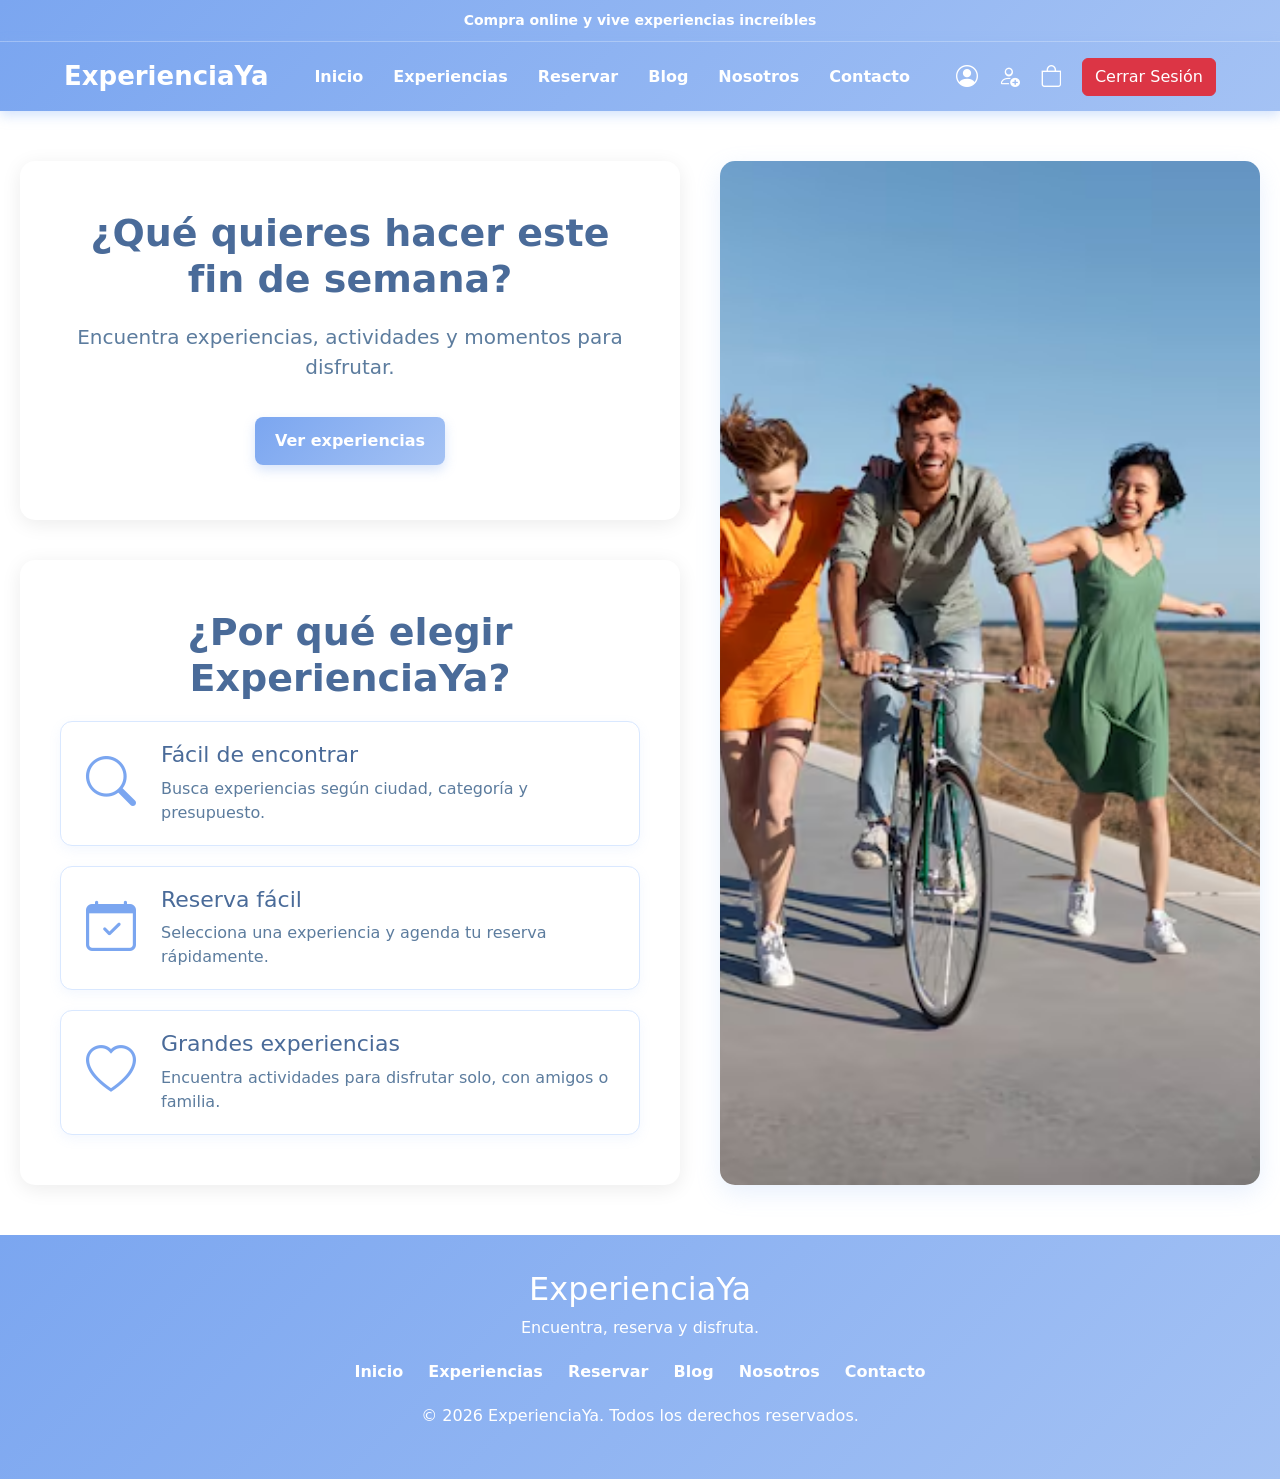
<file: index.html>
<!DOCTYPE html>
<html lang="es">
<head>
    <meta charset="UTF-8">
    <meta name="viewport" content="width=device-width, initial-scale=1.0">
    <title>ExperienciaYa</title>
    <link rel="stylesheet" href="css/style.css">
    <link href="https://cdn.jsdelivr.net/npm/bootstrap@5.3.8/dist/css/bootstrap.min.css" rel="stylesheet">
    <link rel="stylesheet" href="https://cdn.jsdelivr.net/npm/bootstrap-icons@1.13.1/font/bootstrap-icons.min.css">
</head>
<body class="fondo-index-personalizado">
    
<!-- BARRA SUPERIOR Y NAVEGACIÓN -->
<div class="barra-superior">
    Compra online y vive experiencias increíbles
</div>

<header class="header-global">
    <nav class="navbar-global">
        <a href="index.html" class="logo-global">ExperienciaYa</a>

        <div class="menu-global">
            <a href="index.html">Inicio</a>
            <a href="experiencias.html">Experiencias</a>
            <a href="reserva.html">Reservar</a>
            <a href="blog.html">Blog</a>
            <a href="nosotros.html">Nosotros</a>
            <a href="contacto.html">Contacto</a>
        </div>

        <div class="iconos-global">
            <a href="usuario.html" title="Mi Perfil"><i class="bi bi-person-circle"></i></a>
            <a href="registro.html" title="Registrarse"><i class="bi bi-person-add"></i></a>
            <a href="carrito.html" title="Carrito"><i class="bi bi-bag"></i></a>
            <button id="cerrarSesion" class="btn btn-danger">Cerrar Sesión</button>
        </div>
    </nav>
</header>

    <!-- CONTENIDO PRINCIPAL (DOS COLUMNAS) -->
    <main class="layout-dos-columnas">
        
        <!-- COLUMNA IZQUIERDA -->
        <div class="columna-izquierda">
            
            <!-- SECCIÓN 1: QUÉ QUIERES HACER -->
            <section class="seccion-inicio-grande contenedor-transparente">
                <h2>¿Qué quieres hacer este fin de semana?</h2>
                <p>
                    Encuentra experiencias, actividades y momentos para disfrutar.
                </p>
                <div class="botones-inicio">
                    <a href="experiencias.html" class="boton boton-principal btn-grande">
                        Ver experiencias
                    </a>
                </div>
            </section>
            <!-- SECCIÓN 2: POR QUÉ ELEGIR -->
            <section class="seccion-inicio-grande contenedor-transparente">
                <h2>¿Por qué elegir ExperienciaYa?</h2>
                <div class="beneficios-lista">
                    <article class="beneficio-item">
                        <i class="bi bi-search"></i>
                        <div>
                            <h3>Fácil de encontrar</h3>
                            <p>Busca experiencias según ciudad, categoría y presupuesto.</p>
                        </div>
                    </article>
                    <article class="beneficio-item">
                        <i class="bi bi-calendar-check"></i>
                        <div>
                            <h3>Reserva fácil</h3>
                            <p>Selecciona una experiencia y agenda tu reserva rápidamente.</p>
                        </div>
                    </article>
                    <article class="beneficio-item">
                        <i class="bi bi-heart"></i>
                        <div>
                            <h3>Grandes experiencias</h3>
                            <p>Encuentra actividades para disfrutar solo, con amigos o familia.</p>
                        </div>
                    </article>
                </div>
            </section>
        </div>
        <!-- COLUMNA DERECHA (IMAGEN SOBREPUESTA) -->
        <div class="columna-derecha">
            <!-- Imagen lateral -->
            <img src="img/sobreimagenindexx.avif" alt="Personas disfrutando" class="imagen-lateral">
        </div>
    </main>
    <!-- Botón del Dashboard Admin (Oculto por defecto para visitantes y clientes) -->
<footer class="footer-principal">
    <h2>ExperienciaYa</h2>
    <p>Encuentra, reserva y disfruta.</p>
    <div class="footer-enlaces">
        <a href="index.html">Inicio</a>
        <a href="experiencias.html">Experiencias</a>
        <a href="reserva.html">Reservar</a>
        <a href="blog.html">Blog</a>
        <a href="nosotros.html">Nosotros</a>
        <a href="contacto.html">Contacto</a>
    </div>
    <p>© 2026 ExperienciaYa. Todos los derechos reservados.</p>
</footer>

<script src="https://cdn.jsdelivr.net/npm/bootstrap@5.3.8/dist/js/bootstrap.bundle.min.js"></script>
<script src="js/javascript.js"></script>
</body>
</html>
</file>
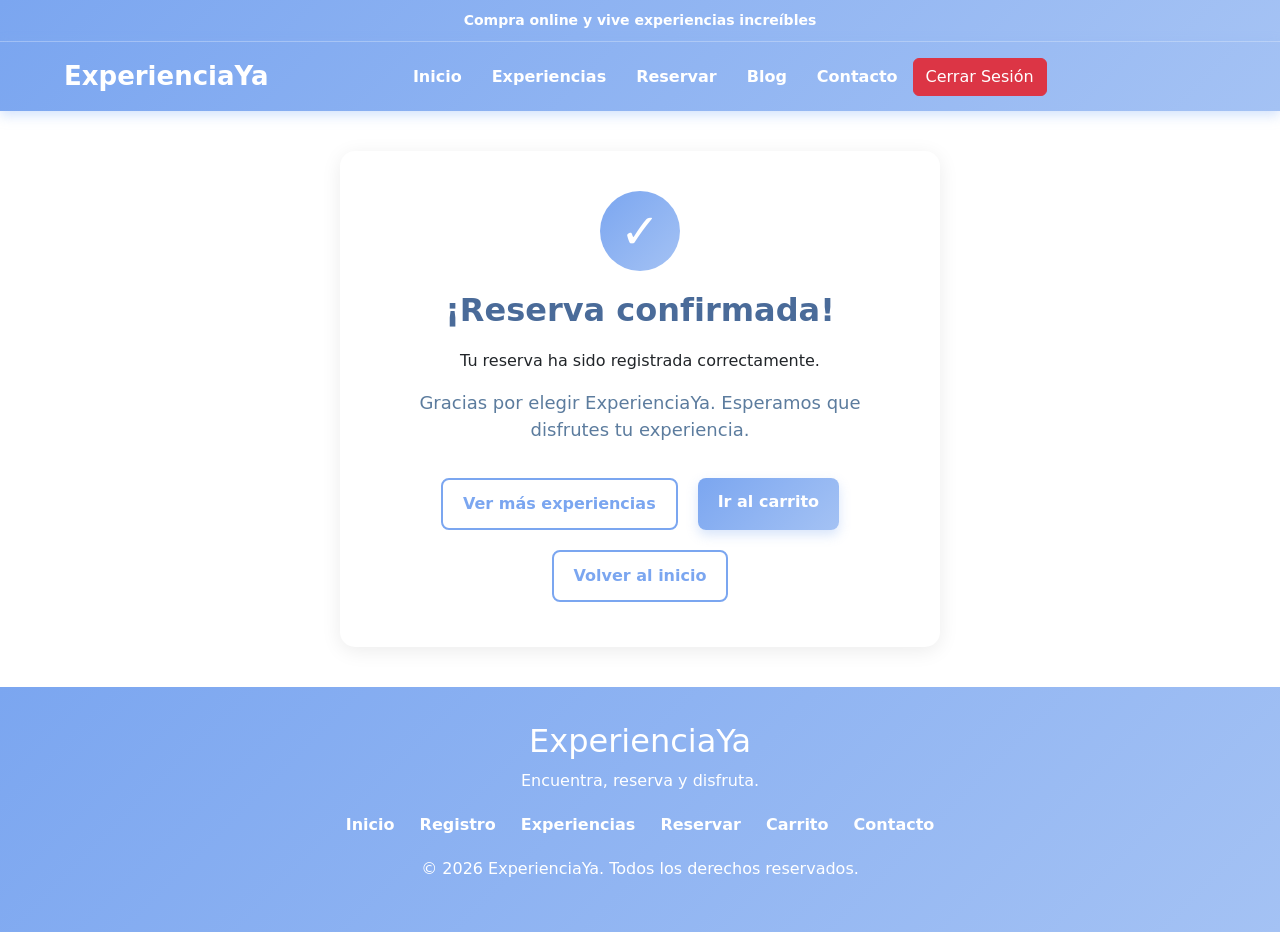
<file: aprobacion.html>
<!DOCTYPE html>
<html lang="es">
<head>
    <meta charset="UTF-8">
    <meta name="viewport" content="width=device-width, initial-scale=1.0">
    <meta name="description" content="Confirmación de reserva de ExperienciaYa.">
    <title>ExperienciaYa - Aprobación</title>
    <link rel="stylesheet" href="css/style.css">
    <link href="https://cdn.jsdelivr.net/npm/bootstrap@5.3.8/dist/css/bootstrap.min.css" rel="stylesheet">
    <script src="https://cdn.jsdelivr.net/npm/bootstrap@5.3.8/dist/js/bootstrap.bundle.min.js"></script>
</head>
<body>
<!-- BARRA SUPERIOR Y NAVEGACIÓN -->
<div class="barra-superior">
    Compra online y vive experiencias increíbles
</div>

<header class="header-global">
    <nav class="navbar-global">
        <a href="index.html" class="logo-global">ExperienciaYa</a>

        <div class="menu-global">
            <a href="index.html">Inicio</a>
            <a href="experiencias.html">Experiencias</a>
            <a href="reserva.html">Reservar</a>
            <a href="blog.html">Blog</a>
            <a href="contacto.html">Contacto</a>
            <button id="cerrarSesion" class="btn btn-danger">Cerrar Sesión</button>
        </div>

        <div class="iconos-global">
            <a href="usuario.html" title="Mi Perfil"><i class="bi bi-person-circle"></i></a>
            <a href="registro.html" title="Registrarse"><i class="bi bi-person-add"></i></a>
            <a href="carrito.html" title="Carrito"><i class="bi bi-bag"></i></a>
        </div>
    </nav>
</header>

    <!-- MAIN -->
    <main class="contenido-principal">
        <section class="seccion aprobacion">
            <div class="icono-aprobacion">✓</div>
            <h2 class="titulo-seccion">¡Reserva confirmada!</h2>
            <p>Tu reserva ha sido registrada correctamente.</p>
            <p class="texto-aprobacion">Gracias por elegir ExperienciaYa. Esperamos que disfrutes tu experiencia.</p>
            <div class="botones-inicio" style="display: flex; flex-wrap: wrap; gap: 10px; justify-content: center;">
                <a href="experiencias.html" class="boton boton-secundario">Ver más experiencias</a>
                <a href="carrito.html" class="boton boton-principal">Ir al carrito</a>
                <a href="index.html" class="boton boton-secundario">Volver al inicio</a>
            </div>
        </section>
    </main>

    <!-- FIN MAIN -->
    <footer class="footer-principal">
    <h2>ExperienciaYa</h2>
    <p> Encuentra, reserva y disfruta.</p>
    <div class="footer-enlaces">
        <a href="index.html">Inicio</a>
        <a href="registro.html">Registro</a>
        <a href="experiencias.html">Experiencias</a>
        <a href="reserva.html">Reservar</a>
        <a href="carrito.html">Carrito</a>
        <a href="contacto.html">Contacto</a>
    </div>
    <p>© 2026 ExperienciaYa. Todos los derechos reservados.</p>
    </footer>
  <script src="js/javascript.js"></script>
</body>
</html>
</file>
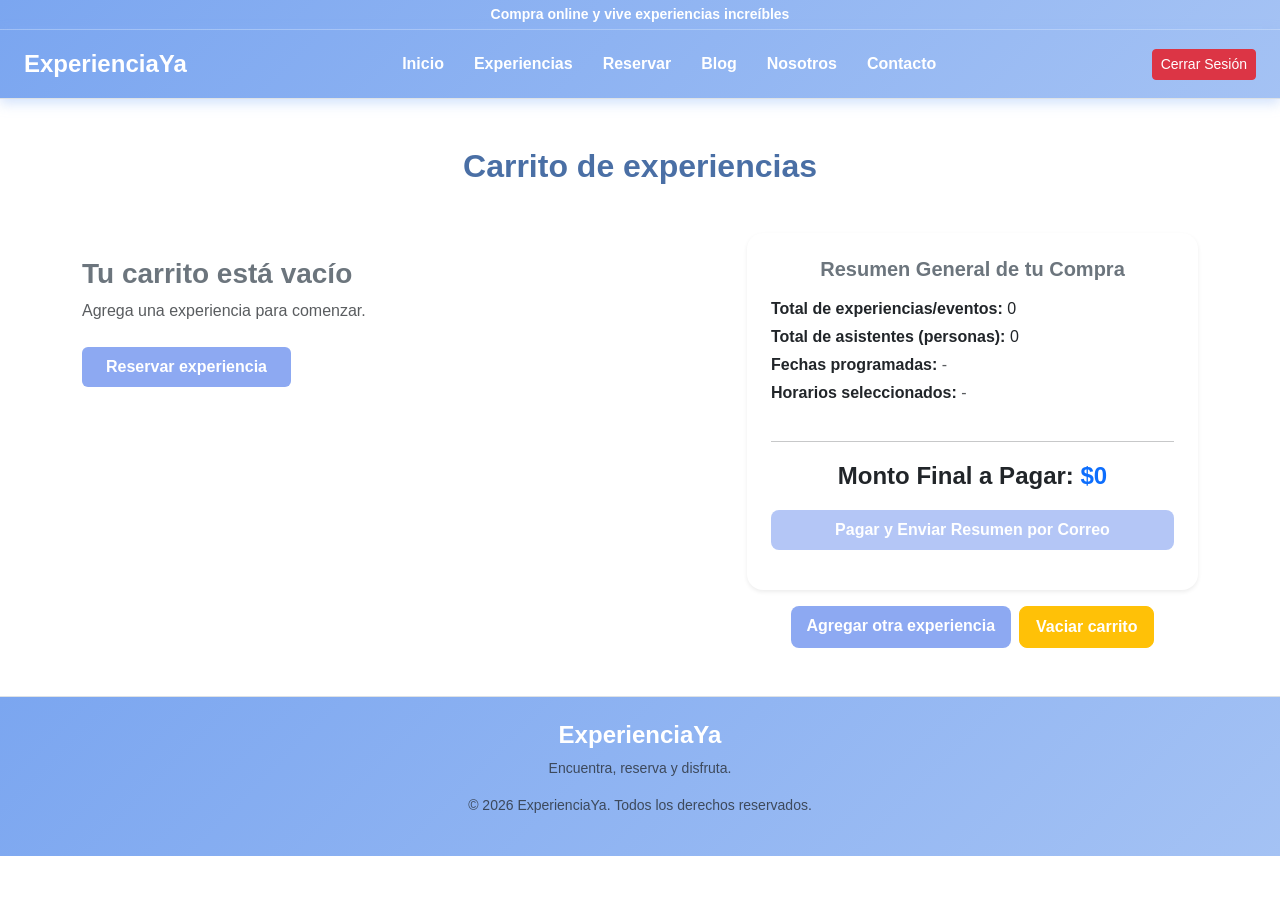
<file: carrito.html>
<!DOCTYPE html>
<html lang="es">
<head>
    <meta charset="UTF-8">
    <meta name="viewport" content="width=device-width, initial-scale=1.0">
    <title>ExperienciaYa - Carrito de experiencias</title>
    <link href="https://cdn.jsdelivr.net/npm/bootstrap@5.3.3/dist/css/bootstrap.min.css" rel="stylesheet">
    <link rel="stylesheet" href="https://cdn.jsdelivr.net/npm/bootstrap-icons@1.11.3/font/bootstrap-icons.min.css">
    <link rel="stylesheet" href="css/style.css">
</head>
<body>
    <div class="barra-superior text-center py-1 bg-dark text-white small">
        Compra online y vive experiencias increíbles
    </div>
    <header class="header-global">
        <nav class="navbar-global d-flex justify-content-between align-items-center px-4 py-3 border-bottom">
            <a href="index.html" class="logo-global fw-bold text-decoration-none fs-4 text-primary">ExperienciaYa</a>
            <div class="menu-global">
                <a href="index.html">Inicio</a>
                <a href="experiencias.html">Experiencias</a>
                <a href="reserva.html">Reservar</a>
                <a href="blog.html">Blog</a>
                <a href="nosotros.html">Nosotros</a>
                <a href="contacto.html">Contacto</a>
            </div>

            <div class="iconos-global d-flex gap-2">
                <button id="cerrarSesion" class="btn btn-danger btn-sm">Cerrar Sesión</button>
            </div>
        </nav>
    </header>

    <main class="container my-5">
        <h2 class="text-center fw-bold mb-5" style="color: #4a6fa5;">Carrito de experiencias</h2>

        <div class="row g-4">
            <!-- COLUMNA IZQUIERDA: LISTA DE PRODUCTOS O ESTADO VACÍO -->
            <div class="col-lg-7" id="columnaProductos">
                <!-- Se llena mediante js/carrito.js -->
            </div>

            <!-- COLUMNA DERECHA: RESUMEN GENERAL -->
            <div class="col-lg-5">
                <div class="card border-0 shadow-sm rounded-4 p-4 text-center">
                    <h5 class="fw-bold mb-3 text-secondary">Resumen General de tu Compra</h5>
                    
                    <div class="text-start fs-6 space-y-2 mb-3">
                        <p class="mb-1"><strong>Total de experiencias/eventos:</strong> <span id="resumenTotalEventos">0</span></p>
                        <p class="mb-1"><strong>Total de asistentes (personas):</strong> <span id="resumenTotalPersonas">0</span></p>
                        <p class="mb-1"><strong>Fechas programadas:</strong> <span id="resumenFechas" class="text-muted">-</span></p>
                        <p class="mb-1"><strong>Horarios seleccionados:</strong> <span id="resumenHorarios" class="text-muted">-</span></p>
                    </div>

                    <hr class="my-3">

                    <div class="fs-4 fw-bold text-dark mb-3">
                        Monto Final a Pagar: <span id="resumenTotalPagar" class="text-primary">$0</span>
                    </div>

                    <button id="btnPagar" class="btn w-100 py-2 rounded-3 text-white fw-bold mb-3" style="background-color: #8da9f2; border: none;">
                        Pagar y Enviar Resumen por Correo
                    </button>
                </div>

                <!-- Botones de Acción -->
                <div class="d-flex justify-content-center gap-2 mt-3">
                    <a href="reserva.html" class="btn text-white rounded-3 px-3 py-2 fw-semibold" style="background-color: #8da9f2; border: none;">
                        Agregar otra experiencia
                    </a>
                    <button id="btnVaciarCarrito" class="btn btn-warning text-white rounded-3 px-3 py-2 fw-semibold">
                        Vaciar carrito
                    </button>
                </div>
            </div>
        </div>
    </main>

    <footer class="footer-principal text-center py-4 border-top mt-5">
        <h2 class="fs-4 fw-bold">ExperienciaYa</h2>
        <p class="text-muted small">Encuentra, reserva y disfruta.</p>
        <p class="text-muted small">© 2026 ExperienciaYa. Todos los derechos reservados.</p>
    </footer>

    <script src="https://cdn.jsdelivr.net/npm/bootstrap@5.3.3/dist/js/bootstrap.bundle.min.js"></script>
    <script src="js/carrito.js"></script>
</body>
</html>
</file>
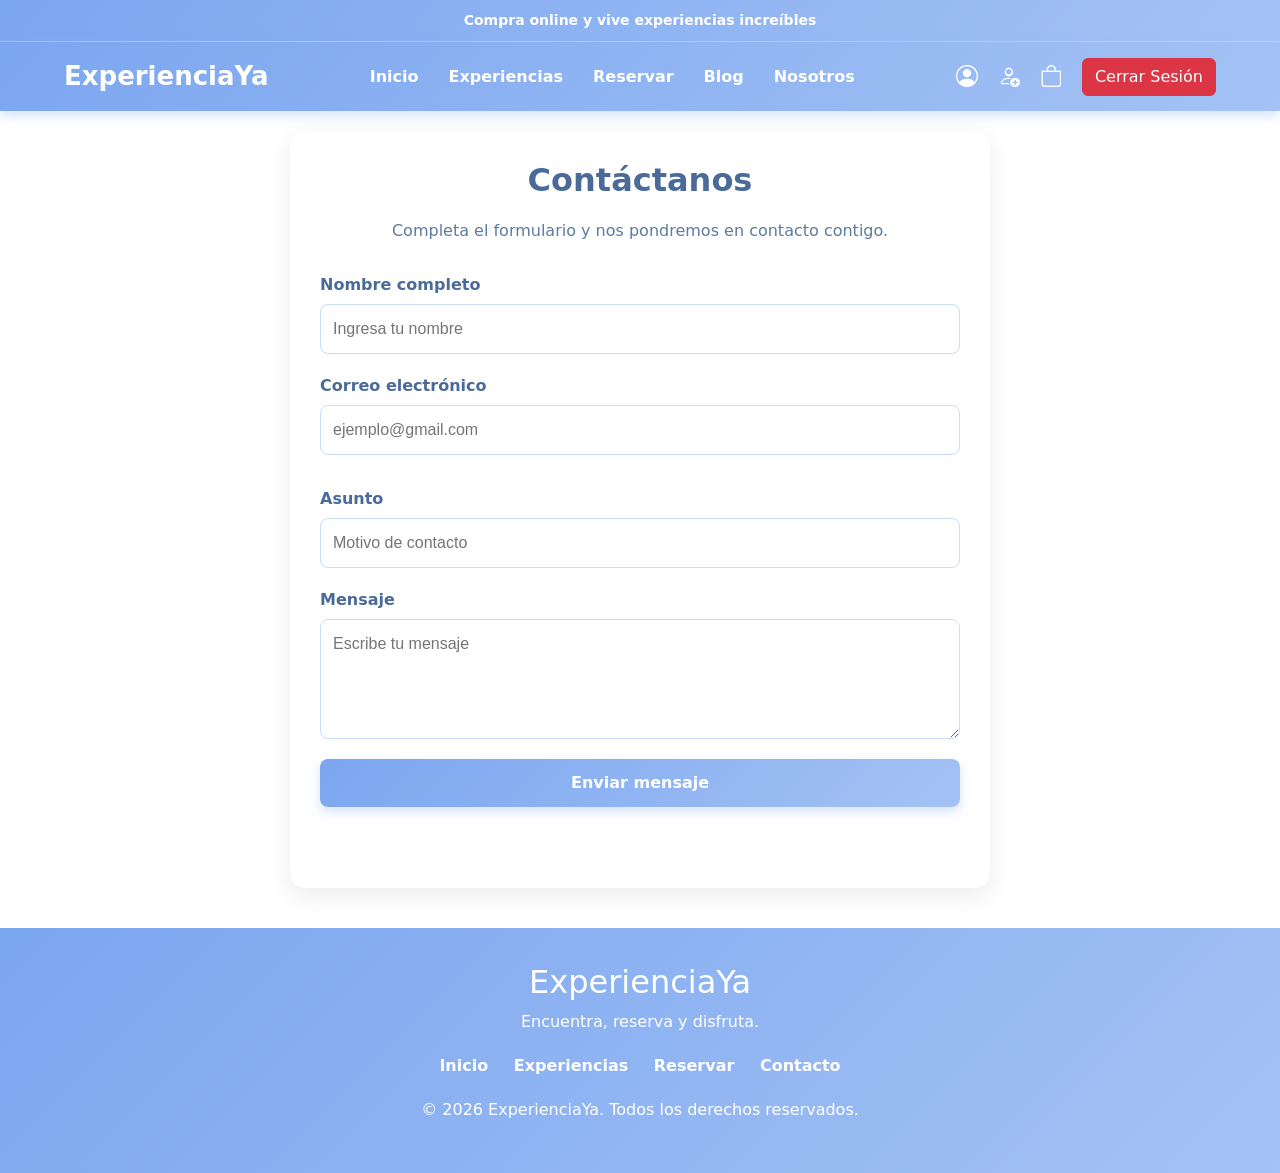
<file: contacto.html>
<!DOCTYPE html>
<html lang="es">
<head>
    <meta charset="UTF-8">
    <meta name="viewport" content="width=device-width, initial-scale=1.0">
    <title>ExperienciaYa - Contacto</title>
    <link rel="stylesheet" href="css/style.css">
    <link href="https://cdn.jsdelivr.net/npm/bootstrap@5.3.8/dist/css/bootstrap.min.css" rel="stylesheet">
    <link rel="stylesheet" href="https://cdn.jsdelivr.net/npm/bootstrap-icons@1.13.1/font/bootstrap-icons.min.css">
</head>

<body>
    <!-- BARRA SUPERIOR -->
    <div class="barra-superior">
        Compra online y vive experiencias increíbles
    </div>
    <!-- BARRA DE NAVEGACIÓN -->
    <header class="header-global">
        <nav class="navbar-global">
            <a href="index.html" class="logo-global">
                ExperienciaYa
            </a>

            <div class="menu-global">
                <a href="index.html">Inicio</a>
                <a href="experiencias.html">Experiencias</a>
                <a href="reserva.html">Reservar</a>
                <a href="blog.html">Blog</a>
                <a href="nosotros.html">Nosotros</a>
            </div>


            <div class="iconos-global">
                <a href="usuario.html" title="Mi Perfil"> <i class="bi bi-person-circle"></i> </a>
                <a href="registro.html" title="Registrarse"> <i class="bi bi-person-add"></i></a>
                <a href="carrito.html" title="Carrito" > <i class="bi bi-bag"></i> </a>
                <button id="cerrarSesion" class="btn btn-danger" type="button">Cerrar Sesión</button>
            </div>
        </nav>
    </header>

    <!-- CONTENIDO PRINCIPAL -->
    <main class="contenido-principal">
        <section class="seccion seccion-formulario">
            <h2 class="titulo-seccion">
                Contáctanos
            </h2>
            <p class="texto-centro">
                Completa el formulario y nos pondremos en contacto contigo.
            </p>
            <!-- FORMULARIO DE CONTACTO -->
            <form
                id="formularioContacto"
                class="formulario"
                action="https://formsubmit.co/admin.experienciaya@gmail.com"
                method="POST"
            >
                <!-- CONFIGURACIÓN FORMSUBMIT -->
                <input
                    type="hidden"
                    name="_subject"
                    value="Nuevo mensaje de ExperienciaYa"
                >
                <input
                    type="hidden"
                    name="_captcha"
                    value="false"
                >
                <input
                    type="hidden"
                    name="_template"
                    value="table"
                >
                <!-- NOMBRE -->
                <div class="grupo-formulario">
                    <label for="nombreContacto">
                        Nombre completo
                    </label>
                    <input
                        type="text"
                        id="nombreContacto"
                        name="Nombre"
                        placeholder="Ingresa tu nombre"
                        required
                    >
                </div>
                <!-- CORREO -->
                <div class="grupo-formulario">
                    <label for="correoContacto">
                        Correo electrónico
                    </label>
                    <input
                        type="email"
                        id="correoContacto"
                        name="Correo"
                        placeholder="ejemplo@gmail.com"
                        required
                    >
                    <!-- MENSAJE DE ERROR DEL CORREO -->
                    <small
                        id="errorCorreoContacto"
                        style="
                            display: block;
                            margin-top: 5px;
                            font-weight: bold;
                        "
                    ></small>
                </div>
                <!-- ASUNTO -->
                <div class="grupo-formulario">
                    <label for="asunto">
                        Asunto
                    </label>
                    <input
                        type="text"
                        id="asunto"
                        name="Asunto"
                        placeholder="Motivo de contacto"
                        required
                    >
                </div>
                <!-- MENSAJE -->
                <div class="grupo-formulario">
                    <label for="mensajeContacto">
                        Mensaje
                    </label>
                    <textarea
                        id="mensajeContacto"
                        name="Mensaje"
                        placeholder="Escribe tu mensaje"
                        required
                    ></textarea>
                </div>
                <!-- BOTÓN -->
                <button
                    class="boton boton-principal"
                    type="submit"
                >
                    Enviar mensaje
                </button>

                <!-- RESULTADO -->
                <p
                    id="resultadoContacto"
                    class="mensaje"
                    style="
                        margin-top: 15px;
                        text-align: center;
                        font-weight: bold;
                    "
                ></p>
            </form>
        </section>
    </main>
    <!-- FOOTER -->
    <footer class="footer-principal">
        <h2>
            ExperienciaYa
        </h2>
        <p>
            Encuentra, reserva y disfruta.

        </p>
        <div class="footer-enlaces">
            <a href="index.html">
                Inicio
            </a>
            <a href="experiencias.html">
                Experiencias
            </a>
            <a href="reserva.html">
                Reservar
            </a>
            <a href="contacto.html">
                Contacto
            </a>
        </div>
        <p>
            © 2026 ExperienciaYa. Todos los derechos reservados.
        </p>
    </footer>
    <!-- BOOTSTRAP -->
    <script
        src="https://cdn.jsdelivr.net/npm/bootstrap@5.3.8/dist/js/bootstrap.bundle.min.js"
    ></script>
    <!-- JAVASCRIPT DEL PROYECTO -->
    <script src="js/javascript.js"></script>
</body>
</html>
</file>
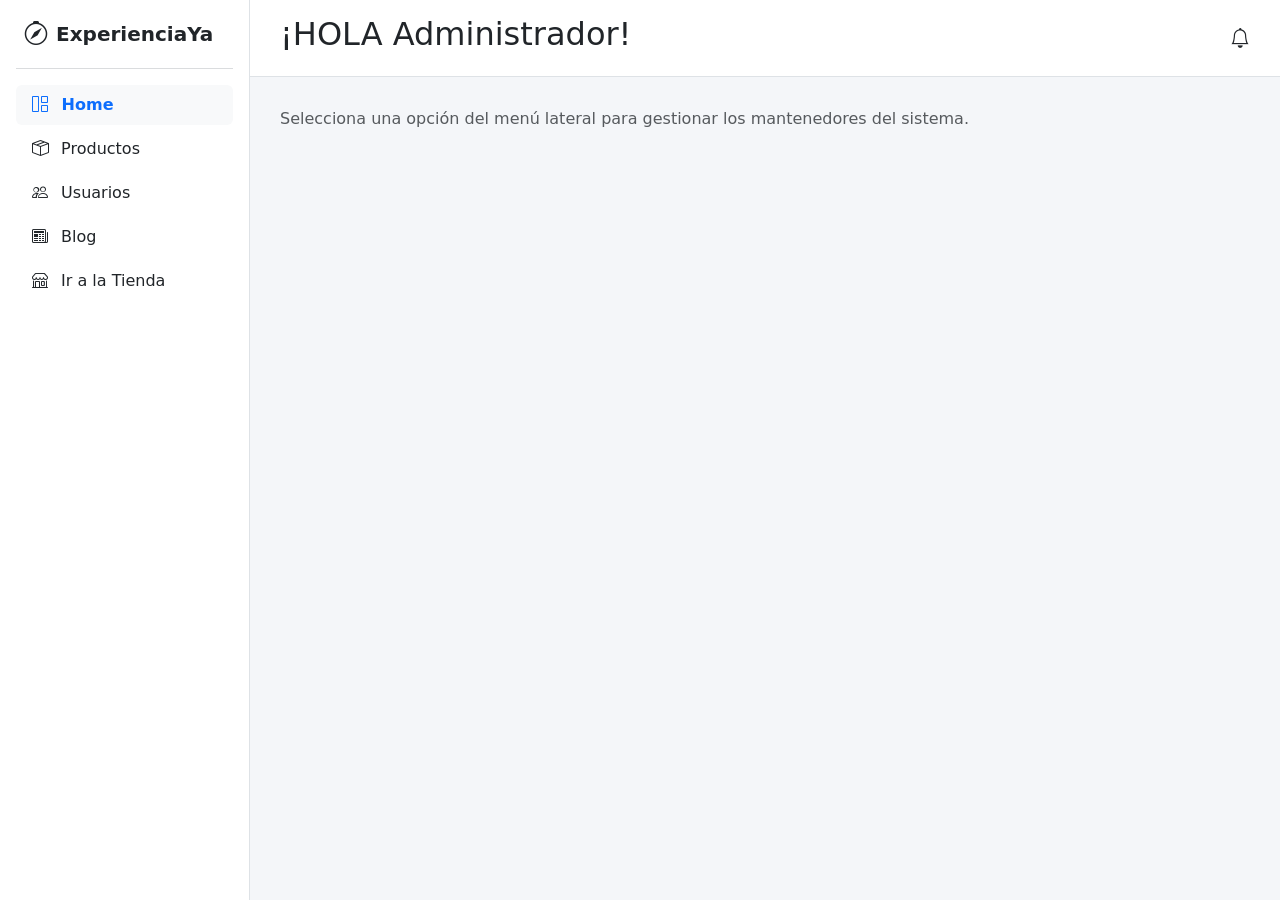
<file: dashboard.html>
<!DOCTYPE html>
<html lang="es">
<head>
    <meta charset="UTF-8">
    <meta name="viewport" content="width=device-width, initial-scale=1.0">
    <title>Home Administrador - ExperienciaYa</title>
    <link href="https://cdn.jsdelivr.net/npm/bootstrap@5.3.8/dist/css/bootstrap.min.css" rel="stylesheet">
    <link rel="stylesheet" href="https://cdn.jsdelivr.net/npm/bootstrap-icons@1.13.1/font/bootstrap-icons.min.css">
    <style>
        body {
            background-color: #f4f6f9;
            margin: 0;
            overflow-x: hidden;
        }
        .admin-layout {
            display: flex;
            min-height: 100vh;
        }
        /* Menú Vertical */
        .sidebar-admin {
            width: 250px;
            background-color: #ffffff;
            border-right: 1px solid #dee2e6;
            display: flex;
            flex-direction: column;
        }
        .sidebar-brand {
            padding: 20px;
            font-weight: bold;
            font-size: 1.2rem;
            border-bottom: 1px solid #dee2e6;
            display: flex;
            align-items: center;
            gap: 10px;
        }
        .sidebar-menu {
            list-style: none;
            padding: 0;
            margin: 0;
            flex-grow: 1;
        }
        .sidebar-menu li a {
            display: flex;
            align-items: center;
            gap: 15px;
            padding: 15px 20px;
            color: #333;
            text-decoration: none;
            transition: background 0.2s;
        }
        .sidebar-menu li a:hover, .sidebar-menu li a.active {
            background-color: #e9ecef;
            color: #0d6efd;
            font-weight: 500;
        }
        /* Contenido Central */
        .admin-content {
            flex-grow: 1;
            display: flex;
            flex-direction: column;
        }
        .admin-header {
            background-color: #ffffff;
            padding: 15px 30px;
            border-bottom: 1px solid #dee2e6;
            display: flex;
            justify-content: space-between;
            align-items: center;
        }
        .admin-main {
            padding: 30px;
        }
    </style>
</head>
<body>

    <div class="admin-layout">
        <!-- Menú Vertical Visible -->
        <div class="d-flex flex-column flex-shrink-0 p-3 bg-white border-end" style="width: 250px; min-height: 100vh;">
            <a href="admin.html" class="d-flex align-items-center mb-3 text-dark text-decoration-none px-2 fs-5 fw-bold">
                <i class="bi bi-compass me-2 fs-4"></i>
                <span>ExperienciaYa</span>
            </a>
            <hr class="mt-0 mb-3 text-secondary">
            <ul class="nav nav-pills flex-column mb-auto gap-1">
                <li class="nav-item">
                    <a href="dashboard.html" class="nav-link active bg-light text-primary fw-semibold">
                        <i class="bi bi-grid-1x2 me-2"></i> Home
                    </a>
                </li>
                <li>
                    <a href="mantenedor-productos.html" class="nav-link link-dark">
                        <i class="bi bi-box-seam me-2"></i> Productos
                    </a>
                </li>
                <li>
                    <a href="mantenedor-usuarios.html" class="nav-link link-dark">
                        <i class="bi bi-people me-2"></i> Usuarios
                    </a>
                </li>
                <li>
                    <a href="mantenedor-blog.html" class="nav-link link-dark">
                        <i class="bi bi-newspaper me-2"></i> Blog
                    </a>
                </li>
                <li>
                    <a href="index.html" class="nav-link link-dark">
                        <i class="bi bi-shop me-2"></i> Ir a la Tienda
                    </a>
                </li>
            </ul>
        </div>

        <!-- Contenido al Centro -->
        <div class="admin-content">
            <header class="admin-header">
                <h2>¡HOLA Administrador!</h2>
                <div class="header-actions">
                    <i class="bi bi-bell fs-5"></i>
                </div>
            </header>

            <main class="admin-main">
                <!-- El espacio en blanco representa el área central para futuros contenidos según el mockup -->
                <p class="text-muted">Selecciona una opción del menú lateral para gestionar los mantenedores del sistema.</p>
            </main>
        </div>
    </div>

    <script src="https://cdn.jsdelivr.net/npm/bootstrap@5.3.8/dist/js/bootstrap.bundle.min.js"></script>
</body>
</html>
</file>
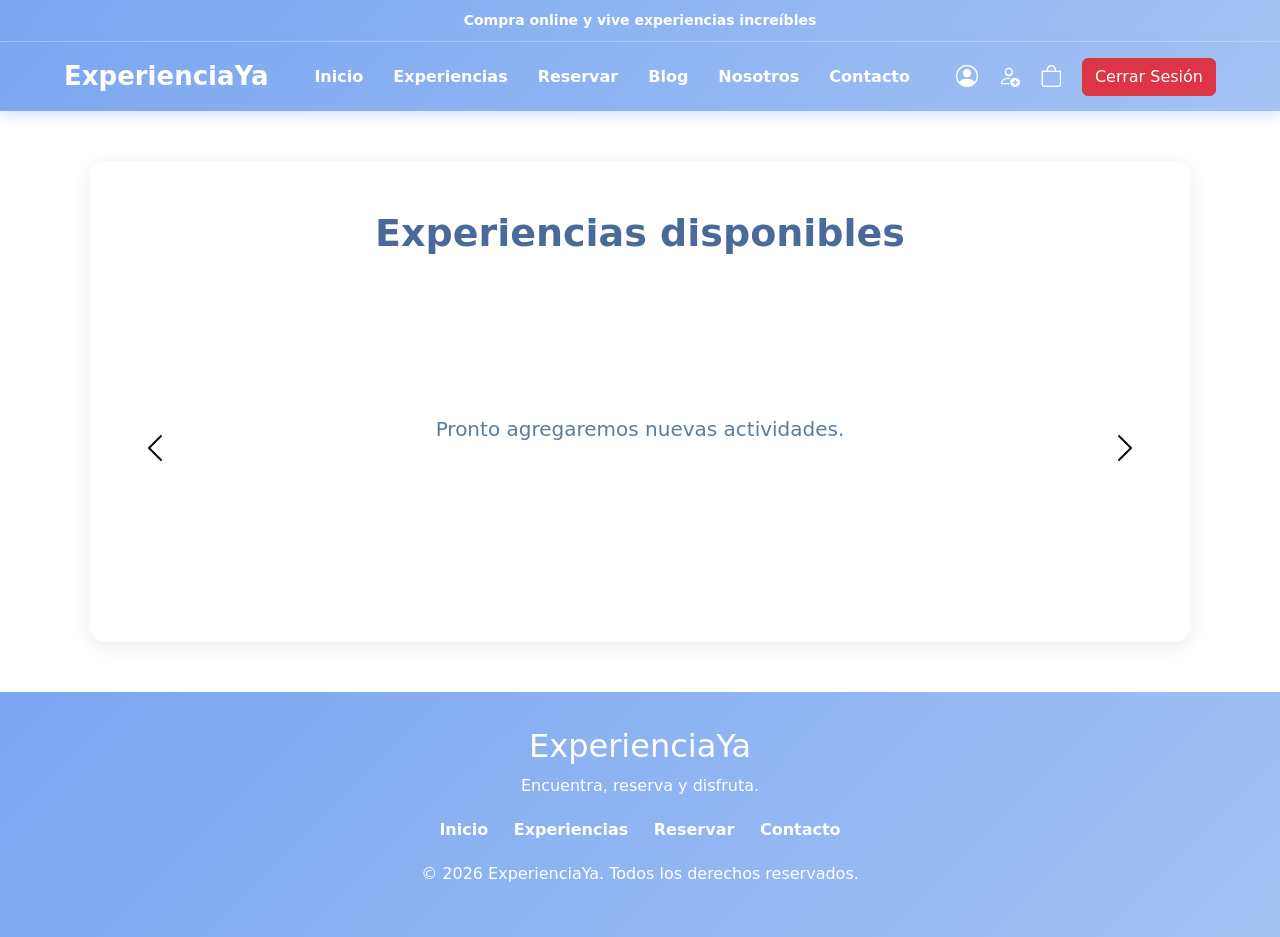
<file: experiencias.html>
<!DOCTYPE html>
<html lang="es">
<head>
    <meta charset="UTF-8">
    <meta name="viewport" content="width=device-width, initial-scale=1.0">
    <meta name="description" content="Explora nuestras experiencias - ExperienciaYa">
    <title>Experiencias - ExperienciaYa</title>
    <link rel="stylesheet" href="css/style.css">
    <link  href="https://cdn.jsdelivr.net/npm/bootstrap@5.3.8/dist/css/bootstrap.min.css"  rel="stylesheet" >
    <link  rel="stylesheet"  href="https://cdn.jsdelivr.net/npm/bootstrap-icons@1.13.1/font/bootstrap-icons.min.css" >
</head>
<body class="fondo-index-personalizado">
<!-- BARRA SUPERIOR -->
<div class="barra-superior">
    Compra online y vive experiencias increíbles
</div>
<!-- NAVEGACIÓN -->
<header class="header-global">
    <nav class="navbar-global">
        <a href="index.html" class="logo-global">  ExperienciaYa </a>
        <div class="menu-global">
            <a href="index.html">Inicio</a>
            <a href="experiencias.html">Experiencias</a>
            <a href="reserva.html">Reservar</a>
            <a href="blog.html">Blog</a>
            <a href="nosotros.html">Nosotros</a>
            <a href="contacto.html">Contacto</a>
        </div>
        <div class="iconos-global">
            <a href="usuario.html" title="Mi Perfil"> <i class="bi bi-person-circle"></i> <a href="registro.html" title="Registrarse"> <i class="bi bi-person-add"></i></a>
            <a href="carrito.html" title="Carrito">  <i class="bi bi-bag"></i> </a>
            <button id="cerrarSesion" class="btn btn-danger">  Cerrar Sesión </button>
        </div>
    </nav>
</header>
<!-- CONTENIDO PRINCIPAL -->
<main class="contenido-inicio">
    <section   class="seccion-inicio-grande contenedor-transparente"  style="max-width: 1100px; width: 95%; margin: 50px auto;"  >
        <h2 class="text-center mb-5"> Experiencias disponibles </h2>
        <!-- CARRUSEL -->
        <div  id="carouselExperiencias"  class="carousel slide" data-bs-ride="carousel" >
            <!-- INDICADORES -->
            <div   class="carousel-indicators" id="carouselIndicators" ></div>
            <!-- EXPERIENCIAS GENERADAS POR JAVASCRIPT -->
            <div   class="carousel-inner" id="carouselInner"  style="padding: 20px 50px 70px 50px;" ></div>
            <!-- BOTÓN ANTERIOR -->
            <button  class="carousel-control-prev custom-control-prev"  type="button"  data-bs-target="#carouselExperiencias" data-bs-slide="prev" >
                <span  class="carousel-control-prev-icon" aria-hidden="true"  ></span>
                <span class="visually-hidden"> Anterior  </span>
            </button>
            <!-- BOTÓN SIGUIENTE -->
            <button  class="carousel-control-next custom-control-next"   type="button" data-bs-target="#carouselExperiencias"  data-bs-slide="next"  >
                <span  class="carousel-control-next-icon"  aria-hidden="true"></span>
                <span class="visually-hidden"> Siguiente</span>
            </button>
        </div>
    </section>
</main>
<!-- FOOTER -->
<footer class="footer-principal">
    <h2>ExperienciaYa </h2>
    <p> Encuentra, reserva y disfruta. </p>
    <div class="footer-enlaces">
        <a href="index.html"> Inicio </a>
        <a href="experiencias.html"> Experiencias </a>
        <a href="reserva.html">  Reservar </a>
        <a href="contacto.html"> Contacto</a>
    </div>
    <p> © 2026 ExperienciaYa. Todos los derechos reservados. </p>

</footer>
<!-- BOOTSTRAP -->
<script 
    src="https://cdn.jsdelivr.net/npm/bootstrap@5.3.8/dist/js/bootstrap.bundle.min.js">
</script>
<!-- JAVASCRIPT DE EXPERIENCIAS -->
<script src="js/experiencias.js"></script>
</body>
</html>
</file>
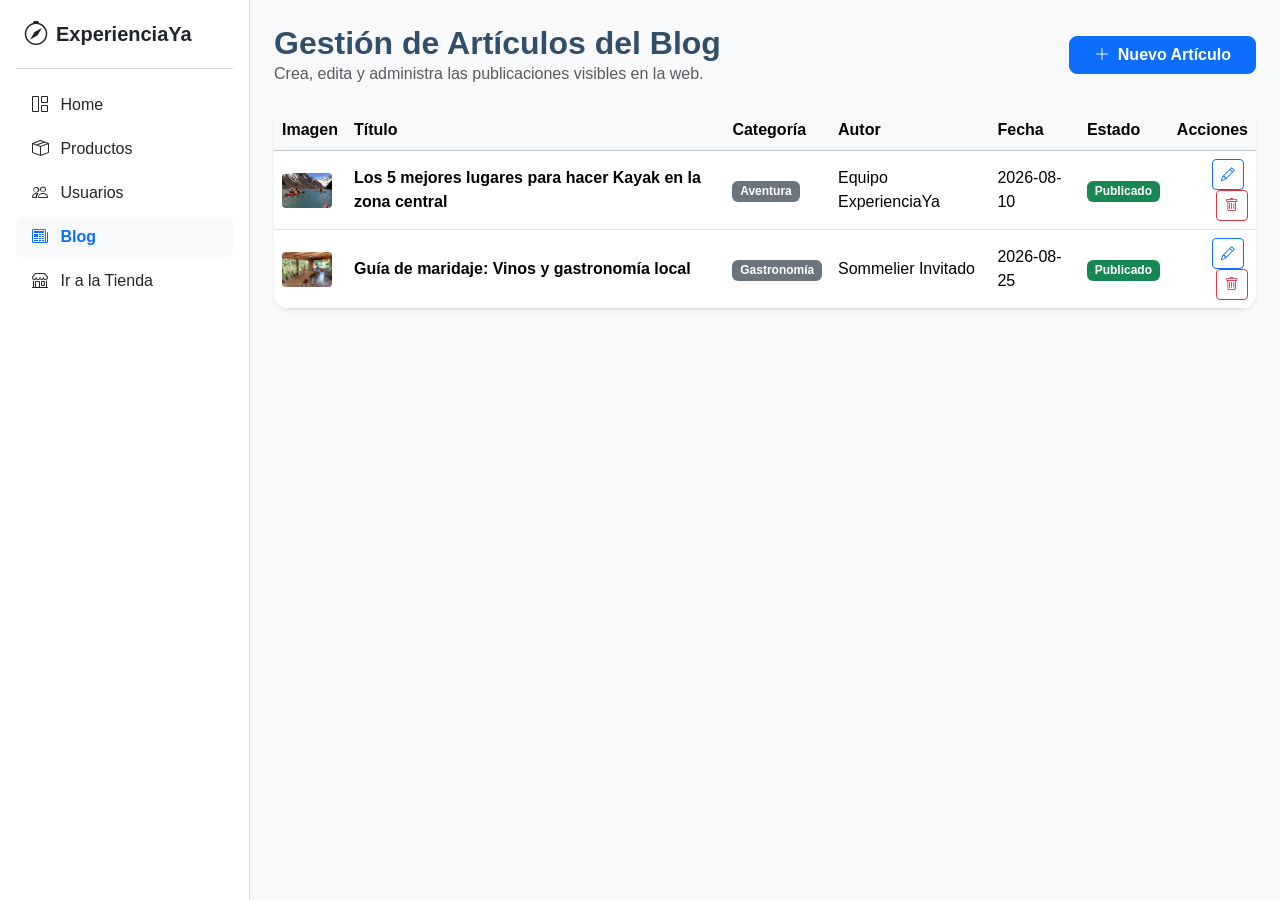
<file: mantenedor-blog.html>
<!DOCTYPE html>
<html lang="es">
<head>
    <meta charset="UTF-8">
    <meta name="viewport" content="width=device-width, initial-scale=1.0">
    <title>Admin - Mantenedor de Blogs</title>
    <link href="https://cdn.jsdelivr.net/npm/bootstrap@5.3.3/dist/css/bootstrap.min.css" rel="stylesheet">
    <link rel="stylesheet" href="https://cdn.jsdelivr.net/npm/bootstrap-icons@1.11.3/font/bootstrap-icons.min.css">
    <link rel="stylesheet" href="css/style.css">
</head>
<body class="bg-light">

    <div class="d-flex">
        <!-- SIDEBAR ADMINISTRACIÓN (Blog Activo) -->
        <div class="d-flex flex-column flex-shrink-0 p-3 bg-white border-end" style="width: 250px; min-height: 100vh;">
            <a href="dashboard.html" class="d-flex align-items-center mb-3 text-dark text-decoration-none px-2 fs-5 fw-bold">
                <i class="bi bi-compass me-2 fs-4"></i>
                <span>ExperienciaYa</span>
            </a>
            <hr class="mt-0 mb-3 text-secondary">
            <ul class="nav nav-pills flex-column mb-auto gap-1">
                <li class="nav-item">
                    <a href="dashboard.html" class="nav-link link-dark">
                        <i class="bi bi-grid-1x2 me-2"></i> Home
                    </a>
                </li>
                <li>
                    <a href="mantenedor-productos.html" class="nav-link link-dark">
                        <i class="bi bi-box-seam me-2"></i> Productos
                    </a>
                </li>
                <li>
                    <a href="mantenedor-usuarios.html" class="nav-link link-dark">
                        <i class="bi bi-people me-2"></i> Usuarios
                    </a>
                </li>
                <li>
                    <a href="mantenedor-blog.html" class="nav-link active bg-light text-primary fw-semibold">
                        <i class="bi bi-newspaper me-2"></i> Blog
                    </a>
                </li>
                <li>
                    <a href="index.html" class="nav-link link-dark">
                        <i class="bi bi-shop me-2"></i> Ir a la Tienda
                    </a>
                </li>
            </ul>
        </div>

        <!-- CONTENIDO PRINCIPAL -->
        <main class="flex-grow-1 p-4">
            <div class="d-flex justify-content-between align-items-center mb-4">
                <div>
                    <h2 class="fw-bold m-0">Gestión de Artículos del Blog</h2>
                    <p class="text-muted m-0">Crea, edita y administra las publicaciones visibles en la web.</p>
                </div>
                <button class="btn btn-primary px-4 rounded-3 fw-bold" onclick="abrirModalNuevoBlog()">
                    <i class="bi bi-plus-lg me-2"></i>Nuevo Artículo
                </button>
            </div>

            <!-- Tabla de Blogs -->
            <div class="card border-0 shadow-sm rounded-4 overflow-hidden">
                <div class="card-body p-0">
                    <div class="table-responsive">
                        <table class="table table-hover align-middle m-0">
                            <thead class="table-light">
                                <tr>
                                    <th>Imagen</th>
                                    <th>Título</th>
                                    <th>Categoría</th>
                                    <th>Autor</th>
                                    <th>Fecha</th>
                                    <th>Estado</th>
                                    <th class="text-end">Acciones</th>
                                </tr>
                            </thead>
                            <tbody id="tablaBlogsBody">
                                <!-- Carga Dinámica JS -->
                            </tbody>
                        </table>
                    </div>
                </div>
            </div>
        </main>
    </div>

    <!-- Modal Formulario Blog -->
    <div class="modal fade" id="modalBlog" tabindex="-1" aria-hidden="true" data-bs-backdrop="static">
        <div class="modal-dialog modal-lg modal-dialog-centered">
            <div class="modal-content">
                <div class="modal-header">
                    <h5 class="modal-title fw-bold" id="modalBlogLabel">Nuevo Artículo de Blog</h5>
                    <button type="button" class="btn-close" data-bs-dismiss="modal" aria-label="Close"></button>
                </div>
                <form id="formBlog" novalidate>
                    <div class="modal-body">
                        <input type="hidden" id="blogEsEdicion" value="false">
                        <input type="hidden" id="blogIdOriginal" value="">

                        <div class="row g-3">
                            <div class="col-md-8">
                                <label for="blogTitulo" class="form-label">Título del Artículo *</label>
                                <input type="text" class="form-control" id="blogTitulo" required autocomplete="off">
                            </div>

                            <div class="col-md-4">
                                <label for="blogCategoria" class="form-label">Categoría *</label>
                                <select class="form-select" id="blogCategoria" required>
                                    <option value="Guías y Consejos">Guías y Consejos</option>
                                    <option value="Aventura">Aventura</option>
                                    <option value="Gastronomía">Gastronomía</option>
                                    <option value="Relax">Relax</option>
                                </select>
                            </div>

                            <div class="col-md-4">
                                <label for="blogAutor" class="form-label">Autor *</label>
                                <input type="text" class="form-control" id="blogAutor" required autocomplete="off">
                            </div>

                            <div class="col-md-4">
                                <label for="blogFecha" class="form-label">Fecha de Publicación *</label>
                                <input type="date" class="form-control" id="blogFecha" required>
                            </div>

                            <div class="col-md-4">
                                <label for="blogEstado" class="form-label">Estado *</label>
                                <select class="form-select" id="blogEstado" required>
                                    <option value="Publicado">Publicado</option>
                                    <option value="Borrador">Borrador</option>
                                </select>
                            </div>

                            <div class="col-md-12">
                                <label for="blogImagen" class="form-label">Seleccionar Imagen *</label>
                                <div class="d-flex gap-3 align-items-center">
                                    <select class="form-select" id="blogImagen" onchange="actualizarPreviewImagenBlog(this.value)">
                                        <option value="img/trekking.jpg">trekking.jpg</option>
                                        <option value="img/kayak.jpg">kayak.jpg</option>
                                        <option value="img/cocina.jpg">cocina.jpg</option>
                                        <option value="img/fondo1.jpg">fondo1.jpg</option>
                                        <option value="img/fondo2.jpg">fondo2.jpg</option>
                                    </select>
                                    <img id="blogImgPreview" src="img/trekking.jpg" alt="Preview" style="width: 70px; height: 50px; object-fit: cover; border-radius: 6px;">
                                </div>
                            </div>

                            <div class="col-md-12">
                                <label for="blogResumen" class="form-label">Resumen / Extracto *</label>
                                <textarea class="form-control" id="blogResumen" rows="2" required placeholder="Breve introducción para la vista previa en la lista..."></textarea>
                            </div>

                            <div class="col-md-12">
                                <label for="blogContenido" class="form-label">Contenido Completo del Artículo *</label>
                                <textarea class="form-control" id="blogContenido" rows="5" required placeholder="Escribe aquí el texto detallado del blog..."></textarea>
                            </div>
                        </div>
                    </div>
                    <div class="modal-footer">
                        <button type="button" class="btn btn-secondary" data-bs-dismiss="modal">Cancelar</button>
                        <button type="submit" class="btn btn-primary fw-bold" id="btnGuardarBlog">Guardar Artículo</button>
                    </div>
                </form>
            </div>
        </div>
    </div>

    <script src="https://cdn.jsdelivr.net/npm/bootstrap@5.3.3/dist/js/bootstrap.bundle.min.js"></script>
    <script src="js/mantenedor-blog.js"></script>
</body>
</html>
</file>
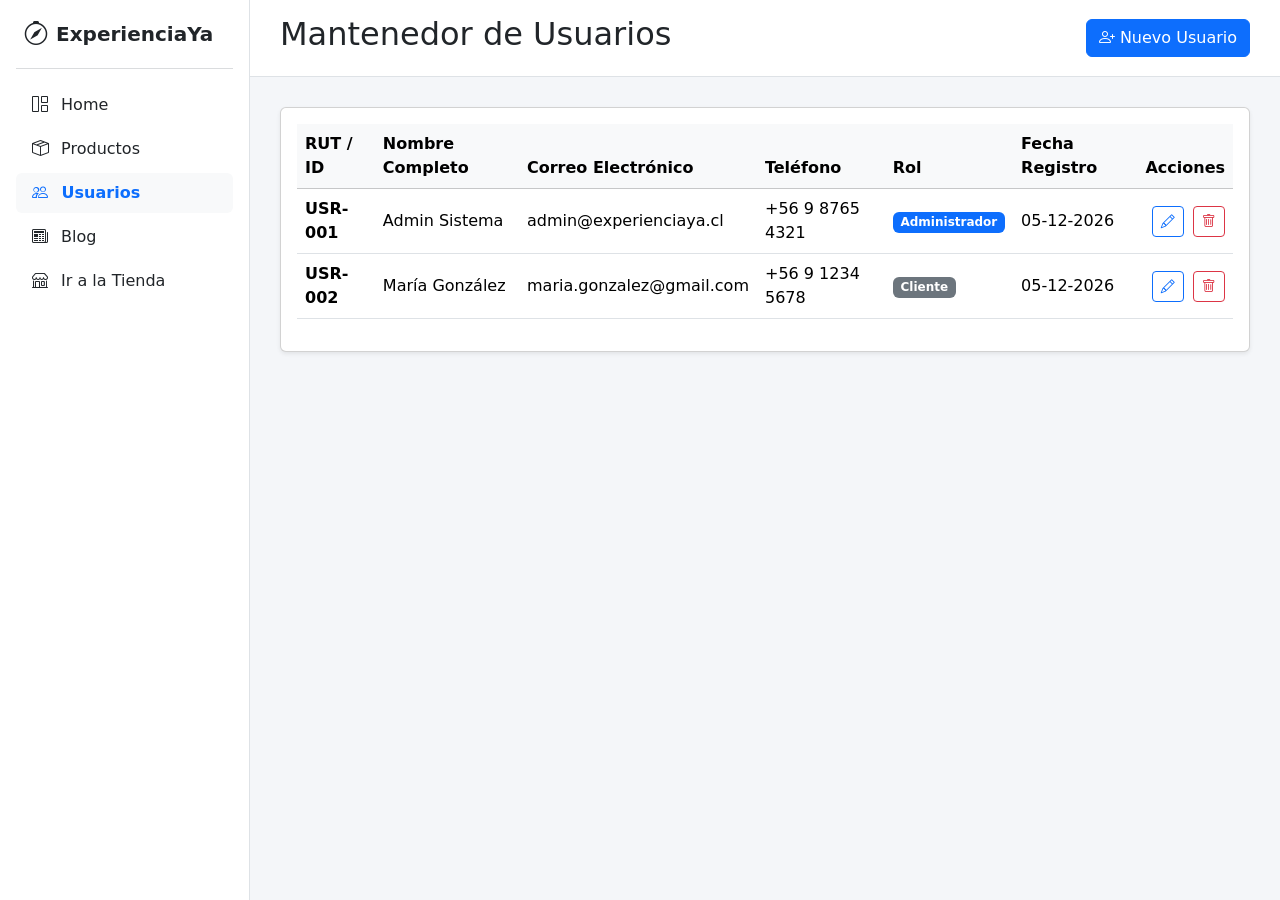
<file: mantenedor-usuarios.html>
<!DOCTYPE html>
<html lang="es">
<head>
    <meta charset="UTF-8">
    <meta name="viewport" content="width=device-width, initial-scale=1.0">
    <title>Mantenedor de Usuarios - ExperienciaYa Admin</title>
    <!-- CSS de Bootstrap 5.3.3 -->
    <link href="https://cdn.jsdelivr.net/npm/bootstrap@5.3.3/dist/css/bootstrap.min.css" rel="stylesheet">
    <link rel="stylesheet" href="https://cdn.jsdelivr.net/npm/bootstrap-icons@1.13.1/font/bootstrap-icons.min.css">
    <style>
        body { background-color: #f4f6f9; margin: 0; overflow-x: hidden; }
        .admin-layout { display: flex; min-height: 100vh; }
        .sidebar-admin { width: 250px; background-color: #ffffff; border-right: 1px solid #dee2e6; display: flex; flex-direction: column; }
        .sidebar-brand { padding: 20px; font-weight: bold; font-size: 1.2rem; border-bottom: 1px solid #dee2e6; display: flex; align-items: center; gap: 10px; }
        .sidebar-menu { list-style: none; padding: 0; margin: 0; flex-grow: 1; }
        .sidebar-menu li a { display: flex; align-items: center; gap: 15px; padding: 15px 20px; color: #333; text-decoration: none; transition: background 0.2s; }
        .sidebar-menu li a:hover, .sidebar-menu li a.active { background-color: #e9ecef; color: #0d6efd; font-weight: 500; }
        .admin-content { flex-grow: 1; display: flex; flex-direction: column; }
        .admin-header { background-color: #ffffff; padding: 15px 30px; border-bottom: 1px solid #dee2e6; display: flex; justify-content: space-between; align-items: center; }
        .admin-main { padding: 30px; }
    </style>
</head>
<body>

    <div class="admin-layout">
        <div class="d-flex flex-column flex-shrink-0 p-3 bg-white border-end" style="width: 250px; min-height: 100vh;">
            <a href="dashboard.html" class="d-flex align-items-center mb-3 text-dark text-decoration-none px-2 fs-5 fw-bold">
                <i class="bi bi-compass me-2 fs-4"></i>
                <span>ExperienciaYa</span>
            </a>
            <hr class="mt-0 mb-3 text-secondary">
            <ul class="nav nav-pills flex-column mb-auto gap-1">
                <li class="nav-item">
                    <a href="dashboard.html" class="nav-link link-dark">
                        <i class="bi bi-grid-1x2 me-2"></i> Home
                    </a>
                </li>
                <li>
                    <a href="mantenedor-productos.html" class="nav-link link-dark">
                        <i class="bi bi-box-seam me-2"></i> Productos
                    </a>
                </li>
                <li>
                    <a href="mantenedor-usuarios.html" class="nav-link active bg-light text-primary fw-semibold">
                        <i class="bi bi-people me-2"></i> Usuarios
                    </a>
                </li>
                <li>
                    <a href="mantenedor-blog.html" class="nav-link link-dark">
                        <i class="bi bi-newspaper me-2"></i> Blog
                    </a>
                </li>
                <li>
                    <a href="index.html" class="nav-link link-dark">
                        <i class="bi bi-shop me-2"></i> Ir a la Tienda
                    </a>
                </li>
            </ul>
        </div>

        <div class="admin-content">
            <header class="admin-header">
                <h2>Mantenedor de Usuarios</h2>
                <button type="button" class="btn btn-primary" onclick="abrirModalNuevoUsuario()">
                    <i class="bi bi-person-plus"></i> Nuevo Usuario
                </button>
            </header>

            <main class="admin-main">
                <div class="card shadow-sm">
                    <div class="card-body">
                        <div class="table-responsive">
                            <table class="table table-hover align-middle">
                                <thead class="table-light">
                                    <tr>
                                        <th>RUT / ID</th>
                                        <th>Nombre Completo</th>
                                        <th>Correo Electrónico</th>
                                        <th>Teléfono</th>
                                        <th>Rol</th>
                                        <th>Fecha Registro</th>
                                        <th class="text-end">Acciones</th>
                                    </tr>
                                </thead>
                                <tbody id="tablaUsuariosBody">
                                    <!-- Carga dinámica por JS -->
                                </tbody>
                            </table>
                        </div>
                    </div>
                </div>
            </main>
        </div>
    </div>

    <!-- MODAL USUARIOS (Ubicado fuera del layout principal para evitar superposiciones) -->
    <div class="modal fade" id="modalUsuario" tabindex="-1" aria-hidden="true" data-bs-backdrop="static">
        <div class="modal-dialog modal-lg modal-dialog-centered">
            <div class="modal-content">
                <div class="modal-header">
                    <h5 class="modal-title" id="modalUsuarioLabel">Nuevo Usuario</h5>
                    <button type="button" class="btn-close" data-bs-dismiss="modal" aria-label="Close"></button>
                </div>
                <form id="formUsuario">
                    <div class="modal-body">
                        <input type="hidden" id="esEdicionUsuario" value="false">
                        <input type="hidden" id="userIdOriginal" value="">
                        
                        <div class="row g-3">
                            <div class="col-md-6">
                                <label for="userRut" class="form-label">RUT / ID *</label>
                                <input type="text" class="form-control" id="userRut" autocomplete="off" required>
                            </div>

                            <div class="col-md-6">
                                <label for="userNombre" class="form-label">Nombre *</label>
                                <input type="text" class="form-control" id="userNombre" autocomplete="off" required>
                            </div>

                            <div class="col-md-6">
                                <label for="userApellido" class="form-label">Apellido *</label>
                                <input type="text" class="form-control" id="userApellido" autocomplete="off" required>
                            </div>

                            <div class="col-md-6">
                                <label for="userEmail" class="form-label">Correo Electrónico *</label>
                                <input type="email" class="form-control" id="userEmail" autocomplete="off" required>
                            </div>

                            <div class="col-md-6">
                                <label for="userTelefono" class="form-label">Teléfono</label>
                                <input type="text" class="form-control" id="userTelefono" autocomplete="off">
                            </div>

                            <div class="col-md-6">
                                <label for="userRol" class="form-label">Rol de Usuario *</label>
                                <select class="form-select" id="userRol">
                                    <option value="Cliente">Cliente</option>
                                    <option value="Administrador">Administrador</option>
                                </select>
                            </div>
                        </div>
                    </div>
                    <div class="modal-footer">
                        <button type="button" class="btn btn-secondary" data-bs-dismiss="modal">Cancelar</button>
                        <button type="button" class="btn btn-primary" onclick="guardarUsuario(event)">Guardar Usuario</button>
                    </div>
                </form>
            </div>
        </div>
    </div>

    <!-- SCRIPTS -->
    <script src="https://cdn.jsdelivr.net/npm/bootstrap@5.3.3/dist/js/bootstrap.bundle.min.js"></script>
    <script src="js/mantenedor-usuarios.js"></script>
</body>
</html>
</file>
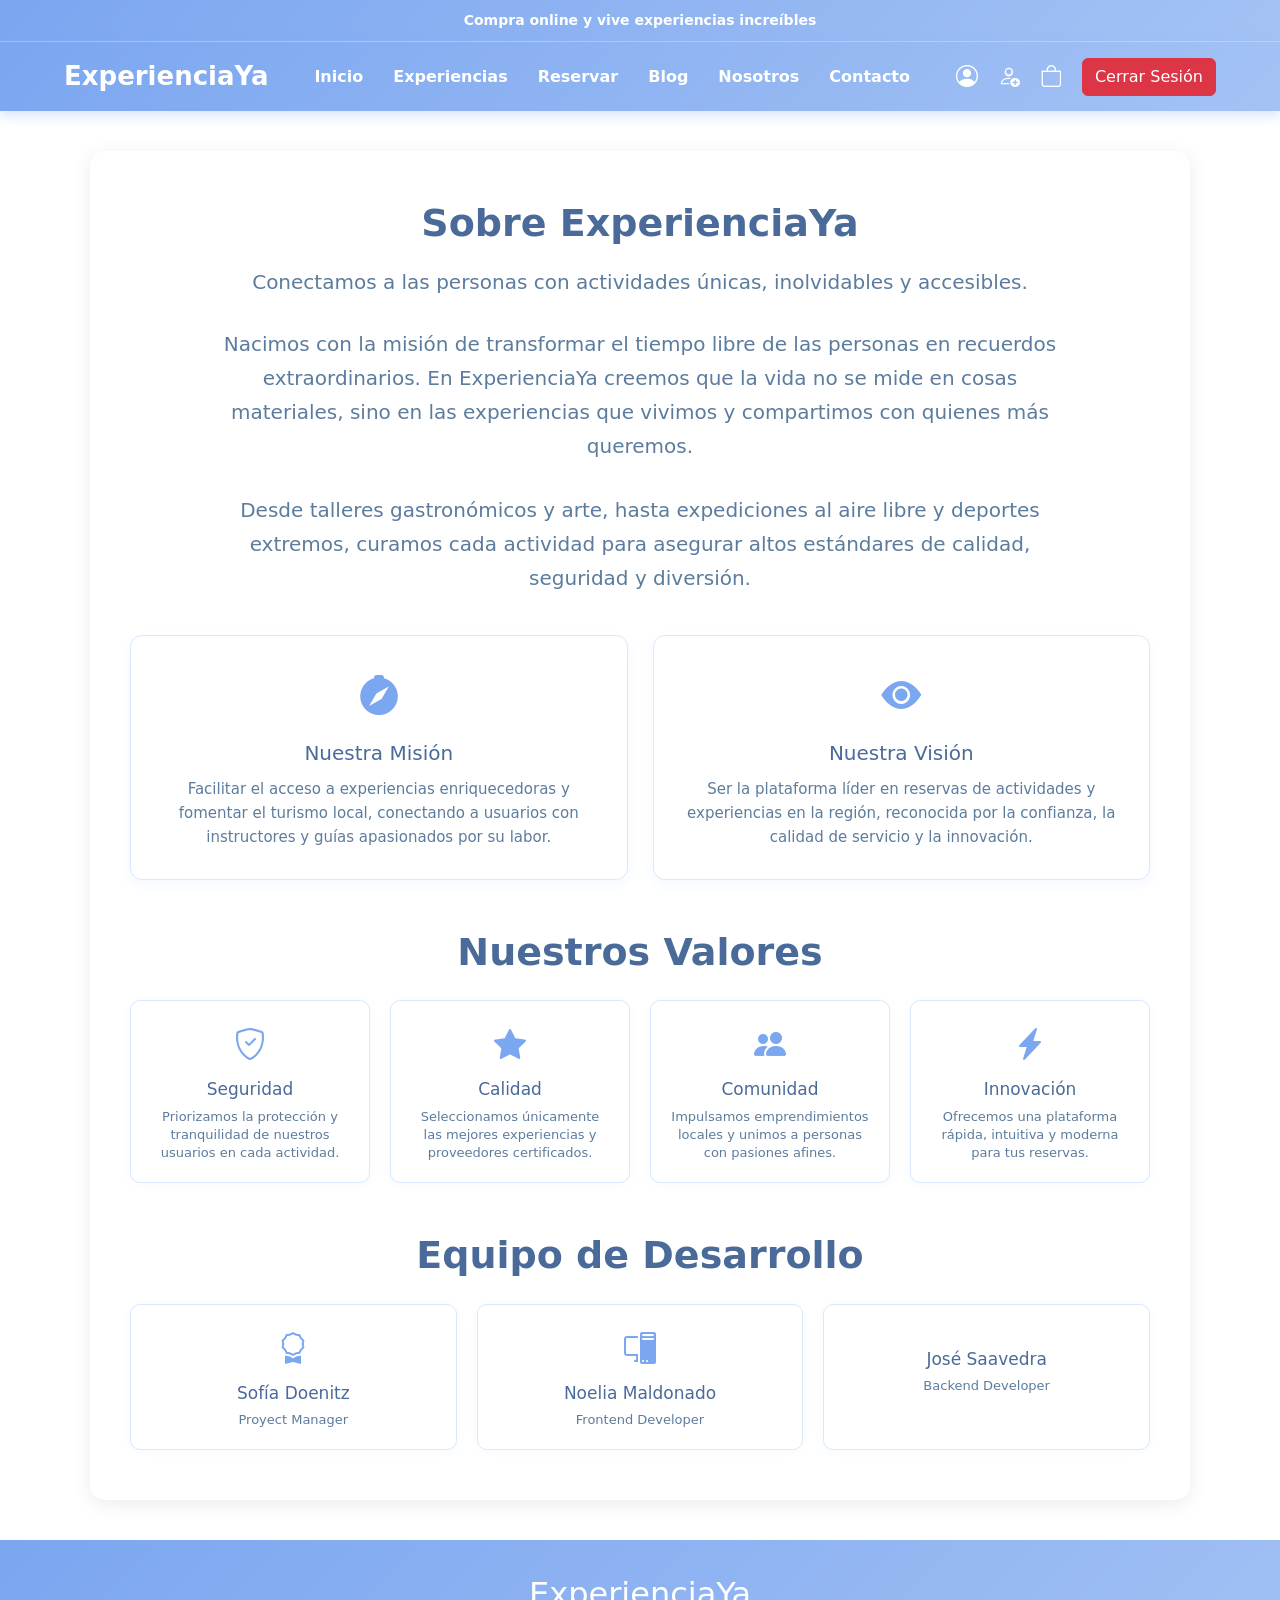
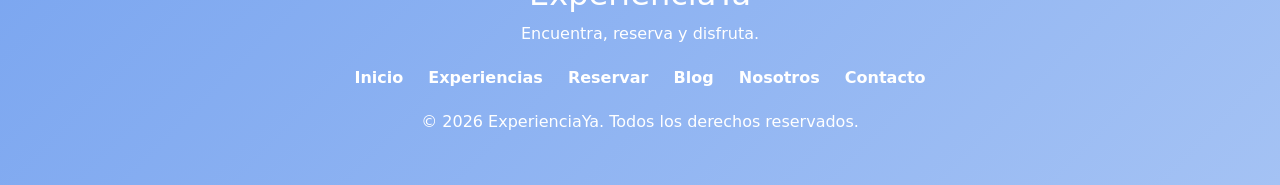
<file: nosotros.html>
<!DOCTYPE html>
<html lang="es">
<head>
    <meta charset="UTF-8">
    <meta name="viewport" content="width=device-width, initial-scale=1.0">
    <meta name="description" content="Sobre ExperienciaYa - Nuestra historia, misión y valores.">
    <title>ExperienciaYa - Nosotros</title>
    <link rel="stylesheet" href="css/style.css">
    <link href="https://cdn.jsdelivr.net/npm/bootstrap@5.3.8/dist/css/bootstrap.min.css" rel="stylesheet">
    <link rel="stylesheet" href="https://cdn.jsdelivr.net/npm/bootstrap-icons@1.13.1/font/bootstrap-icons.min.css">
</head>
<body class="fondo-index-personalizado">

<!-- BARRA SUPERIOR Y NAVEGACIÓN -->
<div class="barra-superior">
    Compra online y vive experiencias increíbles
</div>

<header class="header-global">
    <nav class="navbar-global">
        <a href="index.html" class="logo-global">ExperienciaYa</a>

        <div class="menu-global">
            <a href="index.html">Inicio</a>
            <a href="experiencias.html">Experiencias</a>
            <a href="reserva.html">Reservar</a>
            <a href="blog.html">Blog</a>
            <a href="nosotros.html">Nosotros</a>
            <a href="contacto.html">Contacto</a>
        </div>

        <div class="iconos-global">
            <a href="usuario.html" title="Mi Perfil"><i class="bi bi-person-circle"></i></a>
            <a href="registro.html" title="Registrarse"><i class="bi bi-person-add"></i></a>
            <a href="carrito.html" title="Carrito"><i class="bi bi-bag"></i></a>
            <button id="cerrarSesion" class="btn btn-danger">Cerrar Sesión</button>
        </div>
    </nav>
</header>

<!-- CONTENIDO PRINCIPAL -->
<main class="contenido-principal">
    
    <section class="seccion-inicio-grande contenedor-transparente" style="max-width: 1100px; width: 95%; margin: 40px auto;">
        <h2 class="titulo-seccion">Sobre ExperienciaYa</h2>
        <p class="texto-centro">Conectamos a las personas con actividades únicas, inolvidables y accesibles.</p>

        <div class="nosotros-historia">
            <p>Nacimos con la misión de transformar el tiempo libre de las personas en recuerdos extraordinarios. En ExperienciaYa creemos que la vida no se mide en cosas materiales, sino en las experiencias que vivimos y compartimos con quienes más queremos.</p>
            <p>Desde talleres gastronómicos y arte, hasta expediciones al aire libre y deportes extremos, curamos cada actividad para asegurar altos estándares de calidad, seguridad y diversión.</p>
        </div>

        <!-- MISIÓN Y VISIÓN -->
        <div class="grid-mision-vision" style="margin-top: 40px;">
            <div class="tarjeta-nosotros">
                <i class="bi bi-compass-fill icono-nosotros"></i>
                <h3>Nuestra Misión</h3>
                <p>Facilitar el acceso a experiencias enriquecedoras y fomentar el turismo local, conectando a usuarios con instructores y guías apasionados por su labor.</p>
            </div>
            <div class="tarjeta-nosotros">
                <i class="bi bi-eye-fill icono-nosotros"></i>
                <h3>Nuestra Visión</h3>
                <p>Ser la plataforma líder en reservas de actividades y experiencias en la región, reconocida por la confianza, la calidad de servicio y la innovación.</p>
            </div>
        </div>

        <!-- VALORES -->
        <h2 class="titulo-seccion" style="margin-top: 50px;">Nuestros Valores</h2>
        <div class="grid-valores">
            <div class="tarjeta-valor">
                <i class="bi bi-shield-check"></i>
                <h4>Seguridad</h4>
                <p>Priorizamos la protección y tranquilidad de nuestros usuarios en cada actividad.</p>
            </div>
            <div class="tarjeta-valor">
                <i class="bi bi-star-fill"></i>
                <h4>Calidad</h4>
                <p>Seleccionamos únicamente las mejores experiencias y proveedores certificados.</p>
            </div>
            <div class="tarjeta-valor">
                <i class="bi bi-people-fill"></i>
                <h4>Comunidad</h4>
                <p>Impulsamos emprendimientos locales y unimos a personas con pasiones afines.</p>
            </div>
            <div class="tarjeta-valor">
                <i class="bi bi-lightning-charge-fill"></i>
                <h4>Innovación</h4>
                <p>Ofrecemos una plataforma rápida, intuitiva y moderna para tus reservas.</p>
            </div>
        </div>

        <!-- EQUIPO -->
        <h2 class="titulo-seccion" style="margin-top: 50px;">Equipo de Desarrollo</h2>
        <div class="grid-valores">
            <div class="tarjeta-valor">
                <i class="bi bi-award"></i>
                <h4>Sofía Doenitz</h4>
                <p>Proyect Manager</p>
            </div>
            <div class="tarjeta-valor">
                <i class="bi bi-pc-display"></i>
                <h4>Noelia Maldonado</h4>
                <p>Frontend Developer</p>
            </div>
            <div class="tarjeta-valor">
                <i class="bi bi-javascript"></i>
                <h4>José Saavedra</h4>
                <p>Backend Developer</p>
            </div>
        </div>

    </section>

</main>

<!-- FOOTER -->
<footer class="footer-principal">
    <h2>ExperienciaYa</h2>
    <p>Encuentra, reserva y disfruta.</p>
    <div class="footer-enlaces">
        <a href="index.html">Inicio</a>
        <a href="experiencias.html">Experiencias</a>
        <a href="reserva.html">Reservar</a>
        <a href="blog.html">Blog</a>
        <a href="nosotros.html">Nosotros</a>
        <a href="contacto.html">Contacto</a>
    </div>
    <p>© 2026 ExperienciaYa. Todos los derechos reservados.</p>
</footer>

<script src="https://cdn.jsdelivr.net/npm/bootstrap@5.3.8/dist/js/bootstrap.bundle.min.js"></script>
<script src="js/javascript.js"></script>
</body>
</html>
</file>
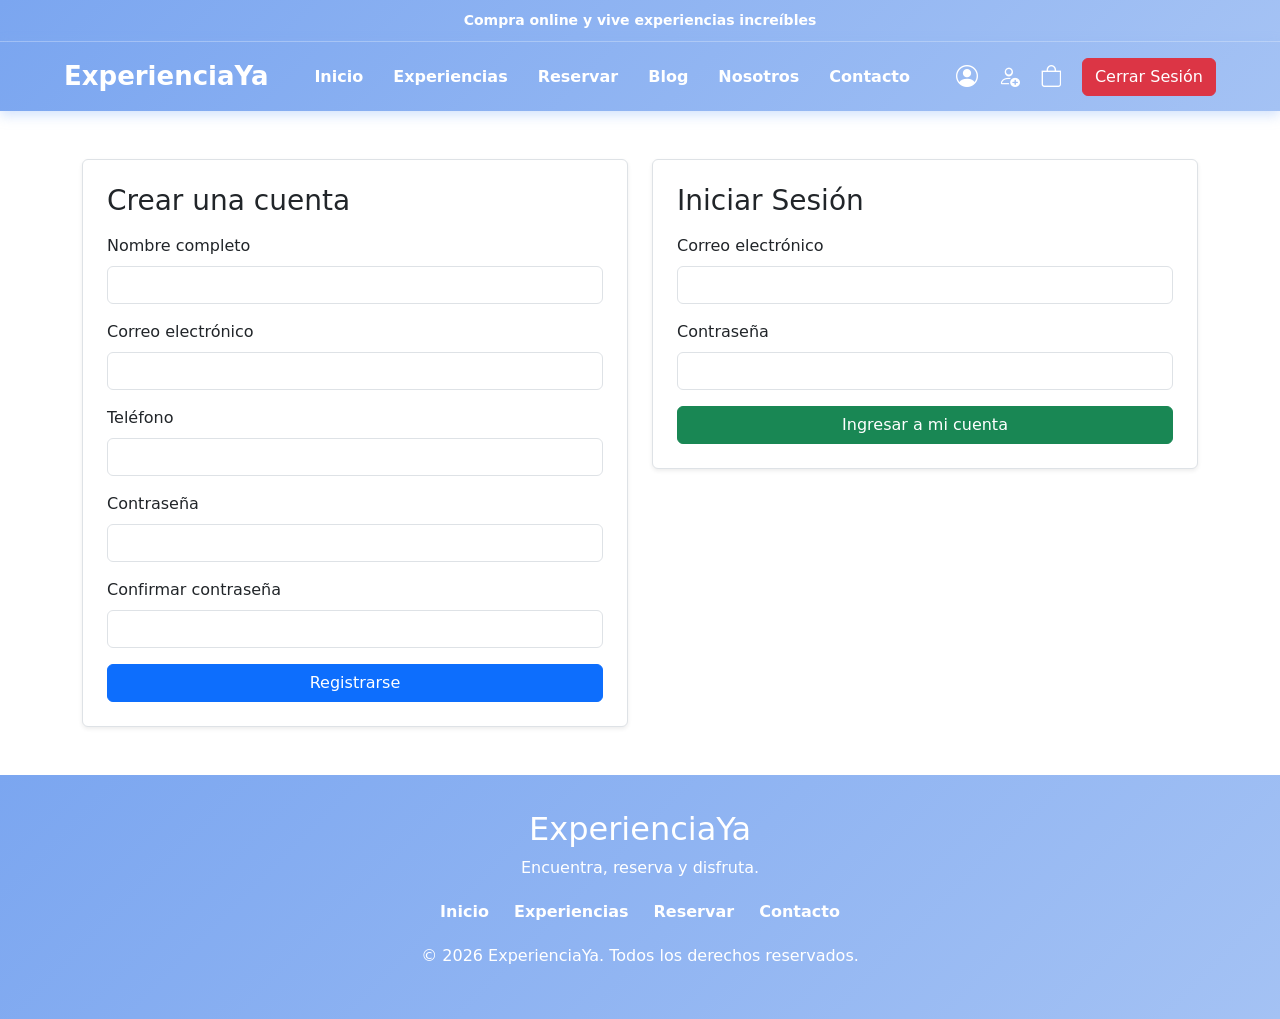
<file: registro.html>
<!DOCTYPE html>
<html lang="es">
<head>
    <meta charset="UTF-8">
    <meta name="viewport" content="width=device-width, initial-scale=1.0">
    <meta name="description" content="Registro de usuarios de ExperienciaYa.">
    <title>ExperienciaYa - Registro</title>

    <link rel="stylesheet" href="css/style.css">
    <link href="https://cdn.jsdelivr.net/npm/bootstrap@5.3.8/dist/css/bootstrap.min.css" rel="stylesheet">
    <link rel="stylesheet" href="https://cdn.jsdelivr.net/npm/bootstrap-icons@1.13.1/font/bootstrap-icons.min.css">
</head>
<body>
    <div class="barra-superior">
        Compra online y vive experiencias increíbles
    </div>
    <header class="header-global">
        <nav class="navbar-global">
            <a href="index.html" class="logo-global">
                ExperienciaYa
            </a>
            <div class="menu-global">
                <a href="index.html">Inicio</a>
                <a href="experiencias.html">Experiencias</a>
                <a href="reserva.html">Reservar</a>
                <a href="blog.html">Blog</a>
                <a href="nosotros.html">Nosotros</a>
                <a href="contacto.html">Contacto</a>
            </div>
            <div class="iconos-global">
                <a href="usuario.html" title="Mi Perfil">
                    <i class="bi bi-person-circle"></i>
                </a>
                <a href="registro.html" title="Registrarse">
                    <i class="bi bi-person-add"></i>
                </a>
                <a href="carrito.html" title="Carrito">
                    <i class="bi bi-bag"></i>
                </a>
                <button id="cerrarSesion" class="btn btn-danger" type="button">
                    Cerrar Sesión
                </button>
            </div>
        </nav>
    </header>
    <main class="contenido-principal">
        <div class="container my-5">
            <div class="row g-4">
                <!-- REGISTRO -->
                <div class="col-md-6">
                    <div class="p-4 border rounded bg-white shadow-sm">
                        <h3 class="mb-3"> Crear una cuenta </h3>
                        <form id="formularioRegistro">
                            <div class="mb-3">
                                <label for="nombre" class="form-label"> Nombre completo</label>
                                <input
                                    type="text"
                                    id="nombre"
                                    class="form-control"
                                    required>
                            </div>
                            <div class="mb-3">
                                <label for="correo" class="form-label">
                                    Correo electrónico
                                </label>
                                <input
                                    type="email"
                                    id="correo"
                                    class="form-control"
                                    required>
                            </div>
                            <div class="mb-3">
                                <label for="telefono" class="form-label">
                                    Teléfono
                                </label>
                                <input
                                    type="tel"
                                    id="telefono"
                                    class="form-control"
                                    required>
                            </div>
                            <div class="mb-3">
                                <label for="password" class="form-label">
                                    Contraseña
                                </label>
                                <input
                                    type="password"
                                    id="password"
                                    class="form-control"
                                    required>
                            </div>
                            <div class="mb-3">
                                <label for="confirmarPassword" class="form-label">
                                    Confirmar contraseña
                                </label>
                                <input
                                    type="password"
                                    id="confirmarPassword"
                                    class="form-control"
                                    required>
                            </div>
                            <div id="mensajeRegistro" class="mb-3"></div>
                            <button type="submit" class="btn btn-primary w-100">
                                Registrarse
                            </button>
                        </form>
                    </div>
                </div>
                <!-- INICIO DE SESIÓN -->
                <div class="col-md-6">
                    <div class="p-4 border rounded bg-white shadow-sm">

                        <h3 class="mb-3">
                            Iniciar Sesión
                        </h3>
                        <form id="formularioLogin">
                            <div class="mb-3">
                                <label for="loginCorreo" class="form-label">
                                    Correo electrónico
                                </label>
                                <input
                                    type="email"
                                    id="loginCorreo"
                                    class="form-control"
                                    required>
                            </div>
                            <div class="mb-3">
                                <label for="loginPassword" class="form-label">
                                    Contraseña
                                </label>
                                <input
                                    type="password"
                                    id="loginPassword"
                                    class="form-control"
                                    required>
                            </div>
                            <div id="mensajeLogin" class="mb-3"></div>
                            <button type="submit" class="btn btn-success w-100">
                                Ingresar a mi cuenta
                            </button>
                        </form>
                    </div>
                </div>
            </div>
        </div>
    </main>
    <footer class="footer-principal">
        <h2> ExperienciaYa</h2>
        <p> Encuentra, reserva y disfruta. </p>
        <div class="footer-enlaces">
            <a href="index.html">Inicio</a>
            <a href="experiencias.html">Experiencias</a>
            <a href="reserva.html">Reservar</a>
            <a href="contacto.html">Contacto</a>
        </div>
        <p> © 2026 ExperienciaYa. Todos los derechos reservados.</p>
    </footer>
    <script src="https://cdn.jsdelivr.net/npm/bootstrap@5.3.8/dist/js/bootstrap.bundle.min.js"></script>
    <script src="js/javascript.js"></script>
</body>
</html>
</file>
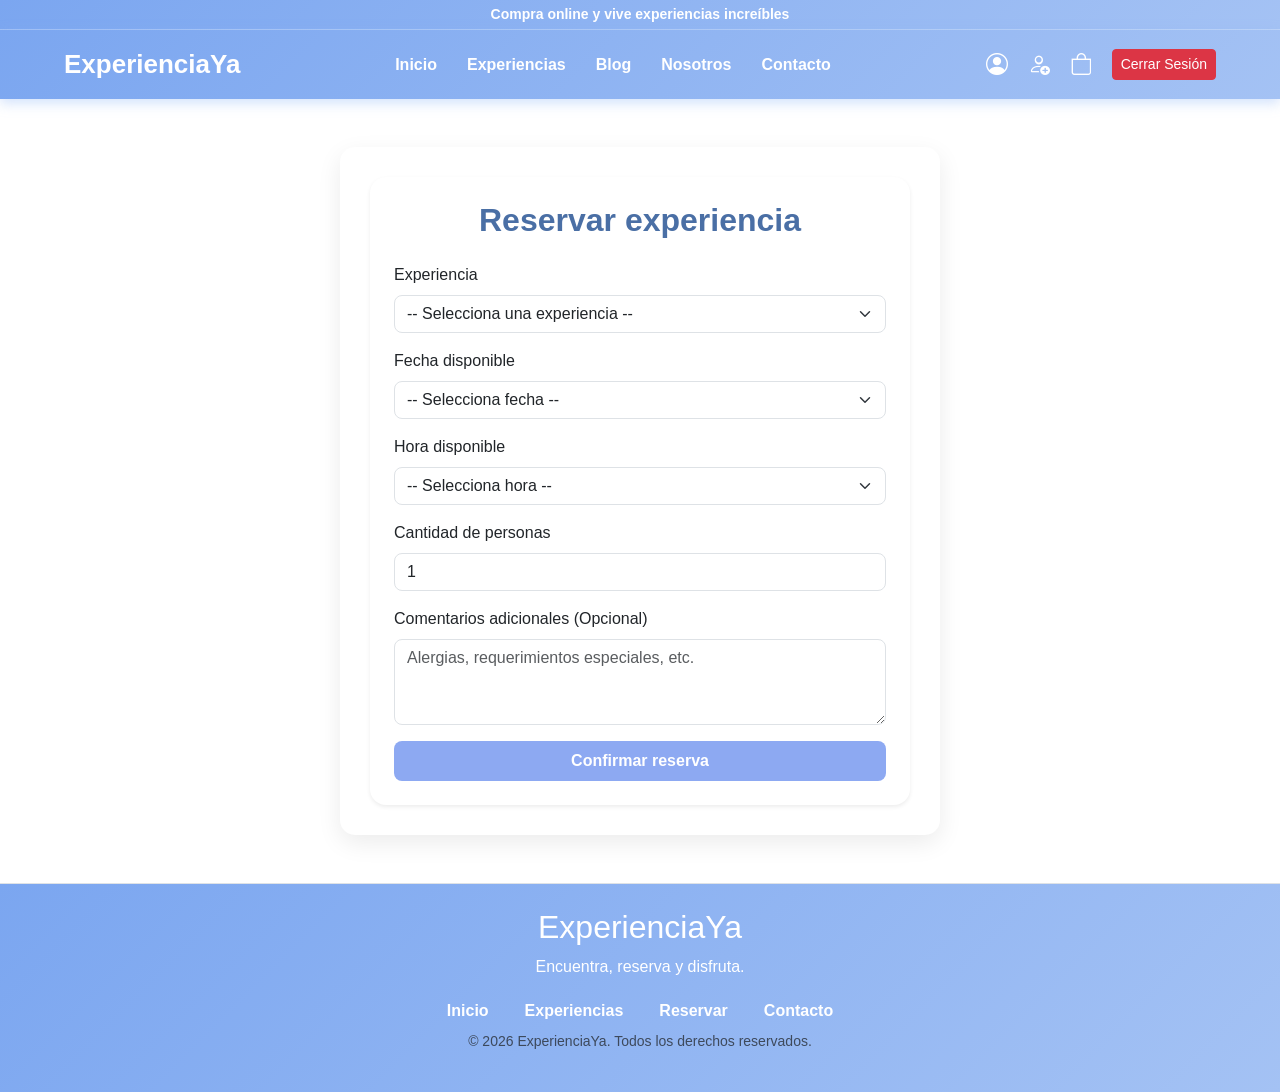
<file: reserva.html>
<!DOCTYPE html>
<html lang="es">
<head>
    <meta charset="UTF-8">
    <meta name="viewport" content="width=device-width, initial-scale=1.0">
    <meta name="description" content="Reserva una experiencia en ExperienciaYa.">
    <title>ExperienciaYa - Reservar</title>
    <link href="https://cdn.jsdelivr.net/npm/bootstrap@5.3.3/dist/css/bootstrap.min.css" rel="stylesheet">
    <link rel="stylesheet" href="https://cdn.jsdelivr.net/npm/bootstrap-icons@1.11.3/font/bootstrap-icons.min.css">
    <link rel="stylesheet" href="css/style.css">
</head>
<body>

    <div class="barra-superior text-center py-1 bg-dark text-white small">
        Compra online y vive experiencias increíbles
    </div>

    <header class="header-global">
        <nav class="navbar-global">
            <a href="index.html" class="logo-global">ExperienciaYa</a>

            <div class="menu-global">
                <a href="index.html">Inicio</a>
                <a href="experiencias.html">Experiencias</a>
                <a href="blog.html">Blog</a>
                <a href="nosotros.html">Nosotros</a>
                <a href="contacto.html">Contacto</a>
            </div>

            <div class="iconos-global">
                <a href="usuario.html" title="Mi Perfil"><i class="bi bi-person-circle"></i></a>
                <a href="registro.html" title="Registrarse"><i class="bi bi-person-add"></i></a>
                <a href="carrito.html" title="Carrito"><i class="bi bi-bag"></i></a>
                <button id="cerrarSesion" class="btn btn-danger btn-sm">Cerrar Sesión</button>
            </div>
        </nav>
    </header>

    <main class="contenido-principal container my-5">
        <section class="seccion seccion-formulario mx-auto" style="max-width: 600px;">
            <div class="card shadow-sm border-0 rounded-4 p-4">
                <h2 class="titulo-seccion text-center fw-bold mb-4" style="color: #4a6fa5;">Reservar experiencia</h2>
                
                <form id="formularioReserva">
                    <!-- Selector de Experiencia -->
                    <div class="mb-3">
                        <label for="experiencia" class="form-label font-weight-bold">Experiencia</label>
                        <select id="experiencia" class="form-select rounded-3" required>
                            <!-- Dinámico -->
                        </select>
                    </div>

                    <!-- Selector PREDISPUESTO de Fecha -->
                    <div class="mb-3">
                        <label for="fecha" class="form-label">Fecha disponible</label>
                        <select id="fecha" class="form-select rounded-3" required>
                            <option value="">-- Selecciona una fecha --</option>
                        </select>
                    </div>

                    <!-- Selector PREDISPUESTO de Hora -->
                    <div class="mb-3">
                        <label for="hora" class="form-label">Hora disponible</label>
                        <select id="hora" class="form-select rounded-3" required>
                            <option value="">-- Selecciona una hora --</option>
                        </select>
                    </div>

                    <!-- Cantidad de Personas -->
                    <div class="mb-3">
                        <label for="personas" class="form-label">Cantidad de personas</label>
                        <input type="number" id="personas" class="form-control rounded-3" min="1" value="1" required>
                        <div id="infoPrecio" class="form-text mt-2"></div>
                    </div>

                    <!-- Comentario opcional -->
                    <div class="mb-3">
                        <label for="comentario" class="form-label">Comentarios adicionales (Opcional)</label>
                        <textarea id="comentario" class="form-control rounded-3" rows="3" placeholder="Alergias, requerimientos especiales, etc."></textarea>
                    </div>

                    <div id="mensajeReserva" class="mb-3"></div>

                    <button type="submit" class="btn btn-primary w-100 py-2 rounded-3 fw-bold" style="background-color: #8da9f2; border: none;">
                        Confirmar reserva
                    </button>
                </form>
            </div>
        </section>
    </main>

    <footer class="footer-principal text-center py-4 border-top mt-5">
        <h2>ExperienciaYa</h2>
        <p>Encuentra, reserva y disfruta.</p>
        <div class="footer-enlaces d-flex justify-content-center gap-3 mb-2">
            <a href="index.html">Inicio</a>
            <a href="experiencias.html">Experiencias</a>
            <a href="reserva.html">Reservar</a>
            <a href="contacto.html">Contacto</a>
        </div>
        <p class="text-muted small">© 2026 ExperienciaYa. Todos los derechos reservados.</p>
    </footer>

    <script src="https://cdn.jsdelivr.net/npm/bootstrap@5.3.3/dist/js/bootstrap.bundle.min.js"></script>
    <script src="js/reserva.js"></script>
</body>
</html>
</file>
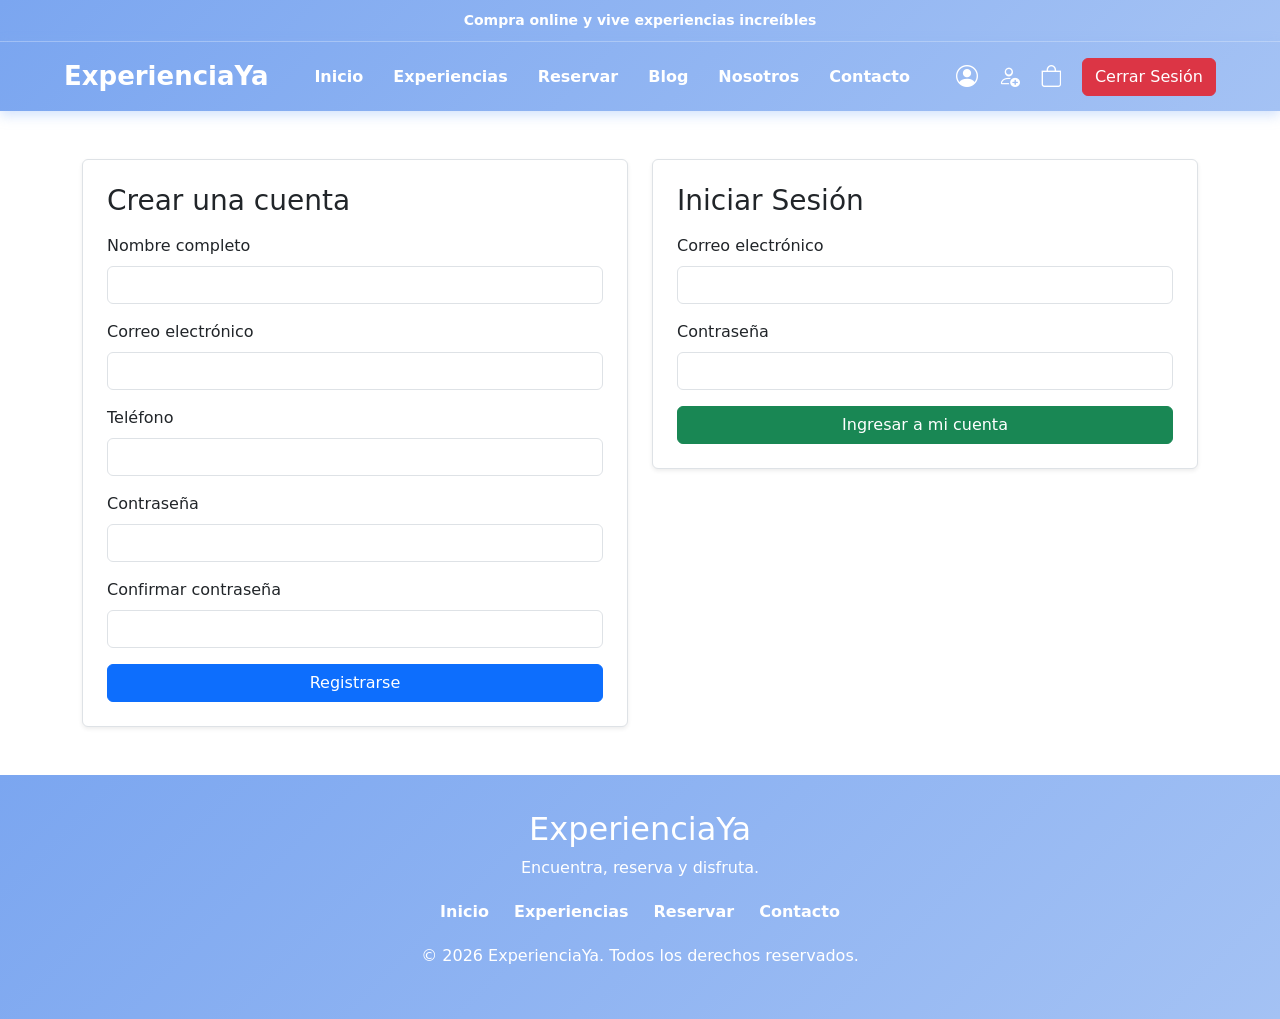
<file: usuario.html>
<!DOCTYPE html>
<html lang="es">
<head>
    <meta charset="UTF-8">
    <meta name="viewport" content="width=device-width, initial-scale=1.0">
    <title>Mi Perfil</title>
    <link rel="stylesheet" href="css/style.css">
    <link href="https://cdn.jsdelivr.net/npm/bootstrap@5.3.8/dist/css/bootstrap.min.css" rel="stylesheet">
    <link rel="stylesheet" href="https://cdn.jsdelivr.net/npm/bootstrap-icons@1.13.1/font/bootstrap-icons.min.css">
</head>
<body>
    <!-- BARRA SUPERIOR Y NAVEGACIÓN -->
    <div class="barra-superior">
        Compra online y vive experiencias increíbles
    </div>
    <header class="header-global">
        <nav class="navbar-global">
            <a href="index.html" class="logo-global">
                ExperienciaYa </a>
            <div class="menu-global">
                <a href="index.html">Inicio</a>
                <a href="experiencias.html">Experiencias</a>
                <a href="reserva.html">Reservar</a>
                <a href="contacto.html">Contacto</a>
            </div>
            <div class="iconos-global">
                <a href="usuario.html" title="Mi Perfil">
                    <i class="bi bi-person-circle"></i>
                </a>
                <a href="registro.html" title="Registrarse">
                    <i class="bi bi-person-add"></i>
                </a>
                <a href="carrito.html" title="Carrito">
                    <i class="bi bi-bag"></i>
                </a>
                <button id="cerrarSesion" class="btn btn-danger" type="button">
                    Cerrar Sesión
                </button>
            </div>
        </nav>
    </header>
    <!-- INFORMACIÓN DEL USUARIO -->
    <main class="contenido-principal">
    <div class="card p-4 shadow-sm" style="max-width: 500px; margin: 0 auto;">
        <h3 class="text-center mb-4">Datos del usuario</h3>

        <p><strong>Nombre:</strong> <span id="perfilNombre">Nacho</span></p>
        <p><strong>Correo electrónico:</strong> <span id="perfilEmail">joi.saavedra@duocuc.cl</span></p>
        <p><strong>Teléfono:</strong> <span id="perfilTelefono">+56971534429</span></p>

        <!-- Botón exclusivo para Administrador (Oculto por defecto con d-none) -->
        <div id="contenedorAdminDashboard" class="mt-4 pt-3 border-top text-center d-none">
            <a href="dashboard.html" class="btn btn-primary w-100 fw-bold py-2">
                <i class="bi bi-speedometer2 me-2"></i> Ir al Dashboard de Admin
            </a>
        </div>
</div>
        
    </main>
    <footer class="footer-principal">
        <h2>ExperienciaYa</h2>
        <p>
            Encuentra, reserva y disfruta.
        </p>
        <div class="footer-enlaces">
            <a href="index.html">Inicio</a>
            <a href="experiencias.html">Experiencias</a>
            <a href="reserva.html">Reservar</a>
            <a href="contacto.html">Contacto</a>
        </div>
        <p>
            © 2026 ExperienciaYa. Todos los derechos reservados.
        </p>
    </footer>
    <script src="https://cdn.jsdelivr.net/npm/bootstrap@5.3.8/dist/js/bootstrap.bundle.min.js"></script>
    <script src="js/javascript.js"></script>
</body>
</html>
</file>
<file: css/style.css>
* {
  box-sizing: border-box;
}

html {
  scroll-behavior: smooth;
}

body {
  margin: 0;
  font-family: Arial, sans-serif;
  /* Fondo general 100% blanco puro */
  background: #ffffff !important;
  color: #334e68; 
}

body.fondo-index-personalizado {
  background-image: none !important; 
  background-color: #ffffff !important;
}

.barra-superior {
  background: linear-gradient(135deg, #7ba6f0, #a4c2f4);
  color: #ffffff; 
  text-align: center;
  padding: 10px;
  font-size: 14px;
  font-weight: bold;
  border-bottom: 1px solid rgba(255, 255, 255, 0.3);
}

.header-global {
  background: linear-gradient(135deg, #7ba6f0, #a4c2f4);
  box-shadow: 0 4px 12px rgba(139, 180, 247, 0.4); 
  position: sticky;
  top: 0;
  z-index: 1000;
}

.navbar-global {
  display: flex;
  justify-content: space-between;
  align-items: center;
  padding: 15px 5%;
  max-width: 1300px;
  margin: 0 auto;
}

.logo-global {
  font-size: 26px;
  font-weight: bold;
  color: #ffffff !important; 
  text-decoration: none;
}

.menu-global {
  display: flex;
  align-items: center;
}

.menu-global a {
  text-decoration: none;
  color: #ffffff; 
  margin: 0 15px;
  font-weight: bold;
  transition: color 0.3s ease;
}
.menu-global a:hover {
  color: #2c3e50; 
}

.iconos-global {
  display: flex;
  gap: 20px;
  align-items: center;
}
.iconos-global a {
  color: #ffffff; 
  font-size: 22px;
  text-decoration: none;
  transition: color 0.3s ease, transform 0.2s ease;
}
.iconos-global a:hover {
  color: #2c3e50;
  transform: scale(1.1);
}
.boton {
  display: inline-block;
  border: none;
  padding: 12px 20px;
  border-radius: 8px;
  cursor: pointer;
  font-weight: bold;
  text-decoration: none;
  margin: 5px;
  transition: 0.3s;
}
.boton:hover {
  transform: translateY(-2px);
}
.boton-principal {
  background: linear-gradient(135deg, #7ba6f0, #a4c2f4);
  color: #ffffff; 
  box-shadow: 0 5px 12px rgba(123, 166, 240, 0.3);
}
.boton-principal:hover {
  background: linear-gradient(135deg, #6a95df, #8bb4f7);
  color: #ffffff;
}
.boton-secundario {
  background: #ffffff;
  color: #7ba6f0;
  border: 2px solid #7ba6f0;
}
.boton-secundario:hover {
  background: #f0f5ff;
  color: #4a6b99;
}
.etiqueta {
  display: inline-block;
  padding: 5px 10px;
  border-radius: 15px;
  background: linear-gradient(135deg, #7ba6f0, #a4c2f4);
  color: #ffffff;
  font-size: 13px;
  font-weight: bold;
  margin-bottom: 10px;
}
.layout-dos-columnas {
  display: grid;
  grid-template-columns: 1.1fr 0.9fr; 
  gap: 40px;
  max-width: 1300px;
  margin: 50px auto;
  padding: 0 20px;
}
.columna-izquierda {
  display: flex;
  flex-direction: column;
  gap: 40px;
}
.columna-derecha {
  display: flex;
}
.imagen-lateral {
  width: 100%;
  height: 100%;
  object-fit: cover;
  border-radius: 15px;
  box-shadow: 0 8px 25px rgba(139, 180, 247, 0.2);
}
.contenedor-transparente {
  background-color: #ffffff; 
  border-radius: 15px;
  box-shadow: 0 4px 20px rgba(0, 0, 0, 0.08);
}
.seccion-inicio-grande {
  text-align: center;
  padding: 50px 40px; 
}
.seccion-inicio-grande h2 {
  color: #4a6b99;
  font-size: 38px; 
  margin-bottom: 20px;
  font-weight: bold;
}
.seccion-inicio-grande p {
  color: #5c7c9e;
  font-size: 20px; 
  margin-bottom: 30px;
}
.beneficios-lista {
  display: flex;
  flex-direction: column;
  gap: 20px;
  margin-top: 20px;
}
.beneficio-item {
  background: #ffffff;
  padding: 20px 25px;
  border: 1px solid #d9e8ff;
  border-radius: 12px;
  box-shadow: 0 4px 12px rgba(139, 180, 247, 0.1);
  display: flex;
  align-items: center;
  text-align: left;
  gap: 25px;
  transition: transform 0.3s ease;
}
.beneficio-item:hover {
  transform: translateX(10px); 
  box-shadow: 0 8px 15px rgba(139, 180, 247, 0.2);
}
.beneficio-item i {
  font-size: 50px; 
  color: #7ba6f0;
}
.beneficio-item h3 {
  color: #4a6b99;
  margin: 0 0 8px 0;
  font-size: 22px;
}
.beneficio-item p {
  color: #5c7c9e;
  margin: 0;
  font-size: 16px;
}
.tarjeta-experiencia-slide {
  width: 400px; 
  max-width: 95%; 
  background: #ffffff;
  border: 1px solid #d9e8ff;
  border-radius: 15px;
  overflow: hidden;
  transition: transform 0.3s, box-shadow 0.3s;
  box-shadow: 0 4px 12px rgba(139, 180, 247, 0.1);
  text-align: left;
  margin: 0 auto; 
}
.tarjeta-experiencia-slide:hover {
  transform: translateY(-8px);
  box-shadow: 0 12px 25px rgba(139, 180, 247, 0.2);
}
.imagen-experiencia {
  width: 100%;
  height: 220px; 
  object-fit: cover;
}

.contenido-tarjeta {
  padding: 20px;
}
.contenido-tarjeta h3 {
  color: #4a6b99;
  margin: 10px 0;
}
.contenido-tarjeta p {
  color: #5c7c9e;
}
.precio-experiencia {
  font-size: 22px;
  font-weight: bold;
  color: #7ba6f0 !important;
  margin: 15px 0;
}
.tarjeta-experiencia-slide .boton {
  width: 100%; 
  text-align: center;
  margin-top: 10px;
}
.custom-control-prev,
.custom-control-next {
  width: 50px !important;
  opacity: 1 !important;
}
.custom-control-prev-icon,
.custom-control-next-icon {
  background-color: #7ba6f0; 
  border-radius: 50%;
  padding: 25px;
  background-size: 50%;
  box-shadow: 0 4px 10px rgba(139, 180, 247, 0.3);
  transition: all 0.3s ease;
}
.custom-control-prev-icon:hover,
.custom-control-next-icon:hover {
  background-color: #4a6b99;
  transform: scale(1.1);
}
.carousel-indicators [data-bs-target] {
  background-color: #7ba6f0 !important;
}
.detalles-experiencia {
  list-style: none;
  padding: 0;
  margin: 15px 0;
  display: flex;
  flex-direction: column;
  gap: 10px;
}
.detalles-experiencia li {
  color: #5c7c9e;
  font-size: 14px;
  display: flex;
  align-items: center;
  gap: 10px;
}
.detalles-experiencia i {
  color: #7ba6f0;
  font-size: 18px;
  background: #f0f5ff; 
  padding: 6px;
  border-radius: 50%;
}
.grid-experiencias {
  display: grid;
  grid-template-columns: repeat(4, 1fr);
  gap: 20px;
}
.tarjeta-experiencia {
  background: #ffffff;
  border: 1px solid #d9e8ff;
  border-radius: 12px;
  overflow: hidden;
  transition: 0.3s;
  box-shadow: 0 4px 12px rgba(139, 180, 247, 0.1);
}
.tarjeta-experiencia:hover {
  transform: translateY(-6px);
  box-shadow: 0 10px 22px rgba(139, 180, 247, 0.2);
}
.seccion-formulario {
  max-width: 700px;
  margin: 20px auto;
  background: #ffffff;
  padding: 30px;
  border-radius: 15px;
  box-shadow: 0 8px 25px rgba(0, 0, 0, 0.08);
}
.formulario {
  display: flex;
  flex-direction: column;
  gap: 20px;
}
.grupo-formulario {
  display: flex;
  flex-direction: column;
  gap: 7px;
}
.grupo-formulario label {
  font-weight: bold;
  color: #4a6b99;
}
.grupo-formulario input,
.grupo-formulario select,
.grupo-formulario textarea {
  padding: 12px;
  border: 1px solid #c9dcfa;
  border-radius: 8px;
  font-family: Arial, sans-serif;
  background-color: #ffffff;
  color: #334e68;
}
.grupo-formulario input:focus,
.grupo-formulario select:focus,
.grupo-formulario textarea:focus {
  outline: none;
  border-color: #7ba6f0;
  box-shadow: 0 0 0 3px rgba(123, 166, 240, 0.2);
}
.grupo-formulario textarea {
  min-height: 120px;
  resize: vertical;
}
.formulario .boton {
  width: 100%;
  margin: 0;
}
.mensaje {
  text-align: center;
  font-weight: bold;
  margin-top: 20px;
}
.confirmacion-reserva {
  background: linear-gradient(135deg, #f0f5ff, #ffffff);
  border: 2px solid #a4c2f4;
  border-radius: 15px;
  padding: 25px;
  text-align: center;
  color: #334e68;
  box-shadow: 0 8px 20px rgba(139, 180, 247, 0.15);
  animation: aparecer 0.4s ease;
  margin-top: 25px;
}
.icono-confirmacion {
  width: 60px;
  height: 60px;
  margin: 0 auto 15px;
  border-radius: 50%;
  background: linear-gradient(135deg, #7ba6f0, #a4c2f4);
  color: white;
  font-size: 38px;
  font-weight: bold;
  display: flex;
  align-items: center;
  justify-content: center;
}
@keyframes aparecer {
  from { opacity: 0; transform: translateY(15px); }
  to { opacity: 1; transform: translateY(0); }
}
.footer-principal {
  background: linear-gradient(135deg, #7ba6f0, #a4c2f4);
  color: #ffffff;
  text-align: center;
  padding: 35px 20px;
  margin-top: 40px;
  border-top: none;
}
.footer-principal h2, 
.footer-principal p {
  color: #ffffff;
}
.footer-enlaces {
  margin: 20px 0;
}
.footer-enlaces a {
  color: #ffffff;
  text-decoration: none;
  margin: 0 10px;
  font-weight: bold;
  transition: color 0.3s ease;
}
.footer-enlaces a:hover {
  color: #2c3e50; 
  text-decoration: none;
}
@media (max-width: 992px) {
  .layout-dos-columnas {
      grid-template-columns: 1fr;
  }
  .imagen-lateral {
      max-height: 400px;
  }
  .grid-experiencias {
      grid-template-columns: repeat(2, 1fr);
  }
}
@media (max-width: 768px) {
  .navbar-global {
      flex-direction: column;
      gap: 20px;
  }
  .menu-global {
      display: flex;
      flex-wrap: wrap;
      justify-content: center;
  }
  .seccion-inicio-grande {
      padding: 30px 20px;
  }
  .seccion-inicio-grande h2 {
      font-size: 28px;
  }
}
@media (max-width: 600px) {
  .beneficio-item {
      flex-direction: column;
      text-align: center;
      gap: 10px;
  }
  .grid-experiencias {
      grid-template-columns: 1fr;
  }
}

/* Títulos y textos generales */
.titulo-seccion {
  color: #4a6b99;
  font-size: 32px;
  margin-bottom: 20px;
  text-align: center;
  font-weight: bold;
}
.texto-centro {
  text-align: center;
  color: #5c7c9e;
  margin-bottom: 30px;
}
/* Estilos para la página de Aprobación */
.aprobacion {
  text-align: center;
  padding: 40px;
  background: #ffffff;
  border-radius: 15px;
  box-shadow: 0 4px 20px rgba(0, 0, 0, 0.08);
  max-width: 600px;
  margin: 40px auto;
}
.icono-aprobacion {
  width: 80px;
  height: 80px;
  margin: 0 auto 20px;
  border-radius: 50%;
  background: linear-gradient(135deg, #7ba6f0, #a4c2f4);
  color: white;
  font-size: 48px;
  font-weight: bold;
  display: flex;
  align-items: center;
  justify-content: center;
}
.texto-aprobacion {
  font-size: 18px;
  color: #5c7c9e;
  margin-bottom: 30px;
}
/* Estilos para el Carrito */
.tarjeta-carrito {
  display: flex;
  align-items: center;
  background: #ffffff;
  border: 1px solid #d9e8ff;
  border-radius: 12px;
  padding: 20px;
  gap: 20px;
  margin: 10px auto;
  width: 100%;
  max-width: 650px;
  box-shadow: 0 4px 12px rgba(139, 180, 247, 0.1);
}
.tarjeta-carrito img {
  width: 130px;
  height: 100px;
  object-fit: cover;
  border-radius: 8px;
}
.contenido-carrito {
  flex: 1;
  text-align: left;
}
.contenido-carrito h3 {
  margin: 0 0 10px;
  color: #4a6b99;
  font-size: 20px;
}
.contenido-carrito p {
  margin: 5px 0;
  color: #5c7c9e;
  font-size: 14px;
}
.carrito-vacio {
  padding: 40px;
  color: #5c7c9e;
}
.carousel-control-prev-icon,
.carousel-control-next-icon {
    filter: invert(1);
}
/* Dashboard */
.dashboard-body {
    margin: 0;
    font-family: 'Segoe UI', Tahoma, Geneva, Verdana, sans-serif;
    background-color: #f4f7f6;
    color: #333;
}

.dashboard-contenedor {
    display: flex;
    min-height: 100vh;
}

.sidebar {
    width: 250px;
    background-color: #2c3e50;
    color: white;
    display: flex;
    flex-direction: column;
    box-shadow: 2px 0 5px rgba(0,0,0,0.1);
}

.sidebar-logo h2 {
    text-align: center;
    padding: 20px 0;
    margin: 0;
    border-bottom: 1px solid #34495e;
}

.sidebar-nav {
    flex-grow: 1;
    padding-top: 20px;
}

.sidebar-nav ul {
    list-style: none;
    padding: 0;
    margin: 0;
}

.sidebar-nav li a {
    display: block;
    padding: 15px 25px;
    color: #bdc3c7;
    text-decoration: none;
    transition: background 0.3s, color 0.3s;
}

.sidebar-nav li a:hover, .sidebar-nav li a.activo {
    background-color: #34495e;
    color: white;
    border-left: 4px solid #3498db;
}

.sidebar-footer {
    padding: 20px;
}

.boton-salir {
    width: 100%;
    padding: 10px;
    background-color: #e74c3c;
    color: white;
    border: none;
    border-radius: 5px;
    cursor: pointer;
    font-weight: bold;
    transition: background 0.3s;
}

.boton-salir:hover {
    background-color: #c0392b;
}

.dashboard-main {
    flex-grow: 1;
    padding: 30px;
}

.dashboard-header h1 {
    margin-top: 0;
    color: #2c3e50;
    border-bottom: 2px solid #ecf0f1;
    padding-bottom: 10px;
}

.dashboard-grid {
    display: grid;
    grid-template-columns: repeat(auto-fit, minmax(300px, 1fr));
    gap: 20px;
    margin-top: 20px;
}

.dashboard-card {
    background: white;
    padding: 25px;
    border-radius: 8px;
    box-shadow: 0 4px 6px rgba(0,0,0,0.05);
}

.dashboard-card h3 {
    margin-top: 0;
    color: #2980b9;
    border-bottom: 1px solid #eee;
    padding-bottom: 10px;
}

.datos-lista p {
    margin: 10px 0;
    font-size: 1.05em;
}

.acciones-card {
    display: flex;
    gap: 10px;
    margin-top: 20px;
}

/* =========================================================
   ESTILOS AGREGADOS PARA BLOG Y NOSOTROS
   ========================================================= */

/* --- SECCIÓN BLOG --- */
.grid-blog {
  display: grid;
  grid-template-columns: repeat(auto-fit, minmax(280px, 1fr));
  gap: 25px;
  margin-top: 30px;
}

.tarjeta-blog {
  background: #ffffff;
  border: 1px solid #d9e8ff;
  border-radius: 12px;
  overflow: hidden;
  box-shadow: 0 4px 12px rgba(139, 180, 247, 0.1);
  transition: transform 0.3s ease, box-shadow 0.3s ease;
  display: flex;
  flex-direction: column;
  text-align: left;
}

.tarjeta-blog:hover {
  transform: translateY(-6px);
  box-shadow: 0 10px 22px rgba(139, 180, 247, 0.2);
}

.imagen-blog {
  width: 100%;
  height: 200px;
  object-fit: cover;
}

.contenido-blog {
  padding: 20px;
  display: flex;
  flex-direction: column;
  flex-grow: 1;
}

.meta-blog {
  font-size: 13px;
  color: #5c7c9e;
  display: flex;
  gap: 15px;
  margin: 10px 0;
}

.meta-blog i {
  color: #7ba6f0;
}

.titulo-blog {
  color: #4a6b99;
  font-size: 18px;
  margin: 5px 0 10px 0;
  font-weight: bold;
}

.extracto-blog {
  color: #5c7c9e;
  font-size: 14px;
  line-height: 1.5;
  margin-bottom: 20px;
  flex-grow: 1;
}

/* --- SECCIÓN NOSOTROS --- */
.nosotros-historia {
  color: #5c7c9e;
  font-size: 16px;
  line-height: 1.7;
  max-width: 850px;
  margin: 0 auto 30px auto;
  text-align: center;
}

.grid-mision-vision {
  display: grid;
  grid-template-columns: repeat(auto-fit, minmax(300px, 1fr));
  gap: 25px;
}

.tarjeta-nosotros {
  background: #ffffff;
  border: 1px solid #d9e8ff;
  border-radius: 12px;
  padding: 30px 20px;
  text-align: center;
  box-shadow: 0 4px 12px rgba(139, 180, 247, 0.1);
  transition: transform 0.3s ease;
}

.tarjeta-nosotros:hover {
  transform: translateY(-4px);
}

.icono-nosotros {
  font-size: 40px;
  color: #7ba6f0;
  margin-bottom: 15px;
  display: inline-block;
}

.tarjeta-nosotros h3 {
  color: #4a6b99;
  margin-bottom: 12px;
  font-size: 20px;
}

.tarjeta-nosotros p {
  color: #5c7c9e;
  font-size: 15px;
  line-height: 1.6;
  margin: 0;
}

.grid-valores {
  display: grid;
  grid-template-columns: repeat(auto-fit, minmax(220px, 1fr));
  gap: 20px;
  margin-top: 25px;
}

.tarjeta-valor {
  background: #ffffff;
  border: 1px solid #d9e8ff;
  border-radius: 10px;
  padding: 20px;
  text-align: center;
  box-shadow: 0 2px 8px rgba(139, 180, 247, 0.08);
}

.tarjeta-valor i {
  font-size: 32px;
  color: #7ba6f0;
  margin-bottom: 10px;
  display: inline-block;
}

.tarjeta-valor h4 {
  color: #4a6b99;
  font-size: 17px;
  margin-bottom: 8px;
}

.tarjeta-valor p {
  color: #5c7c9e;
  font-size: 13px;
  margin: 0;
  line-height: 1.4;
}
</file>
